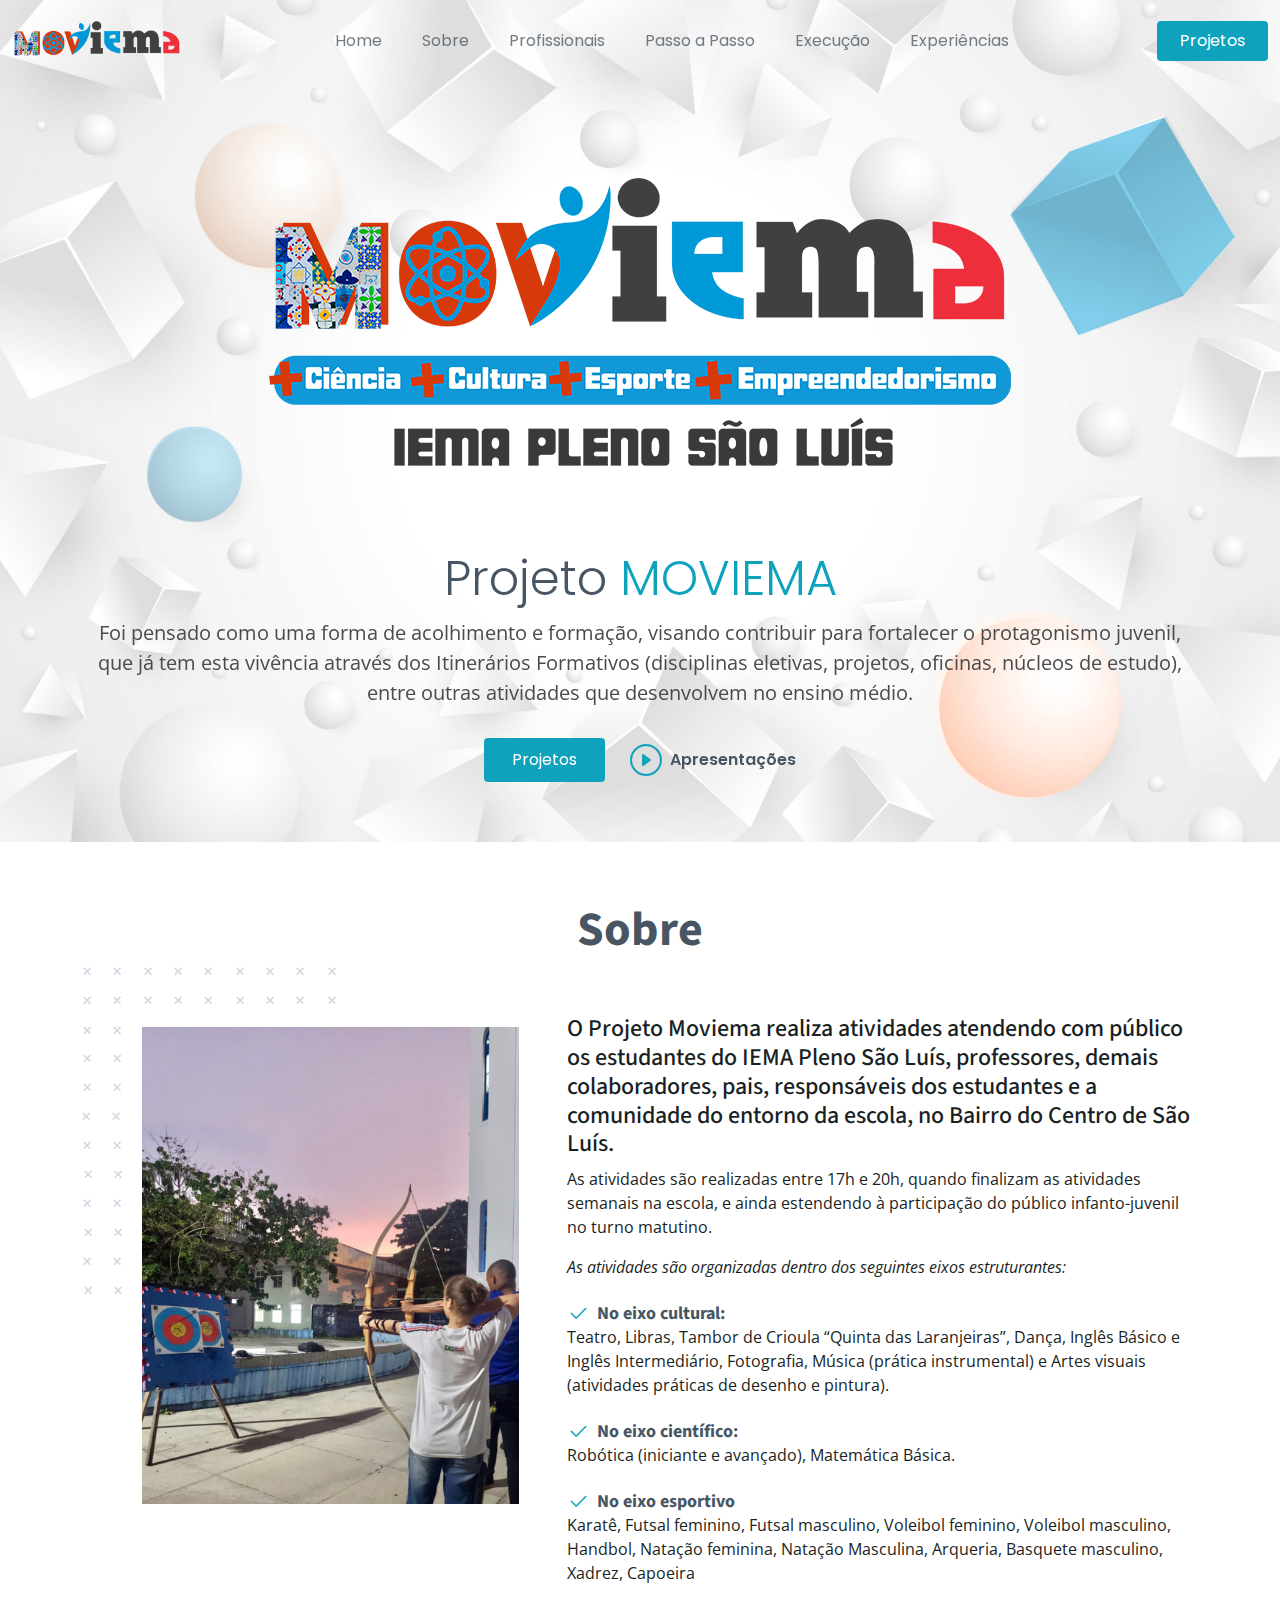
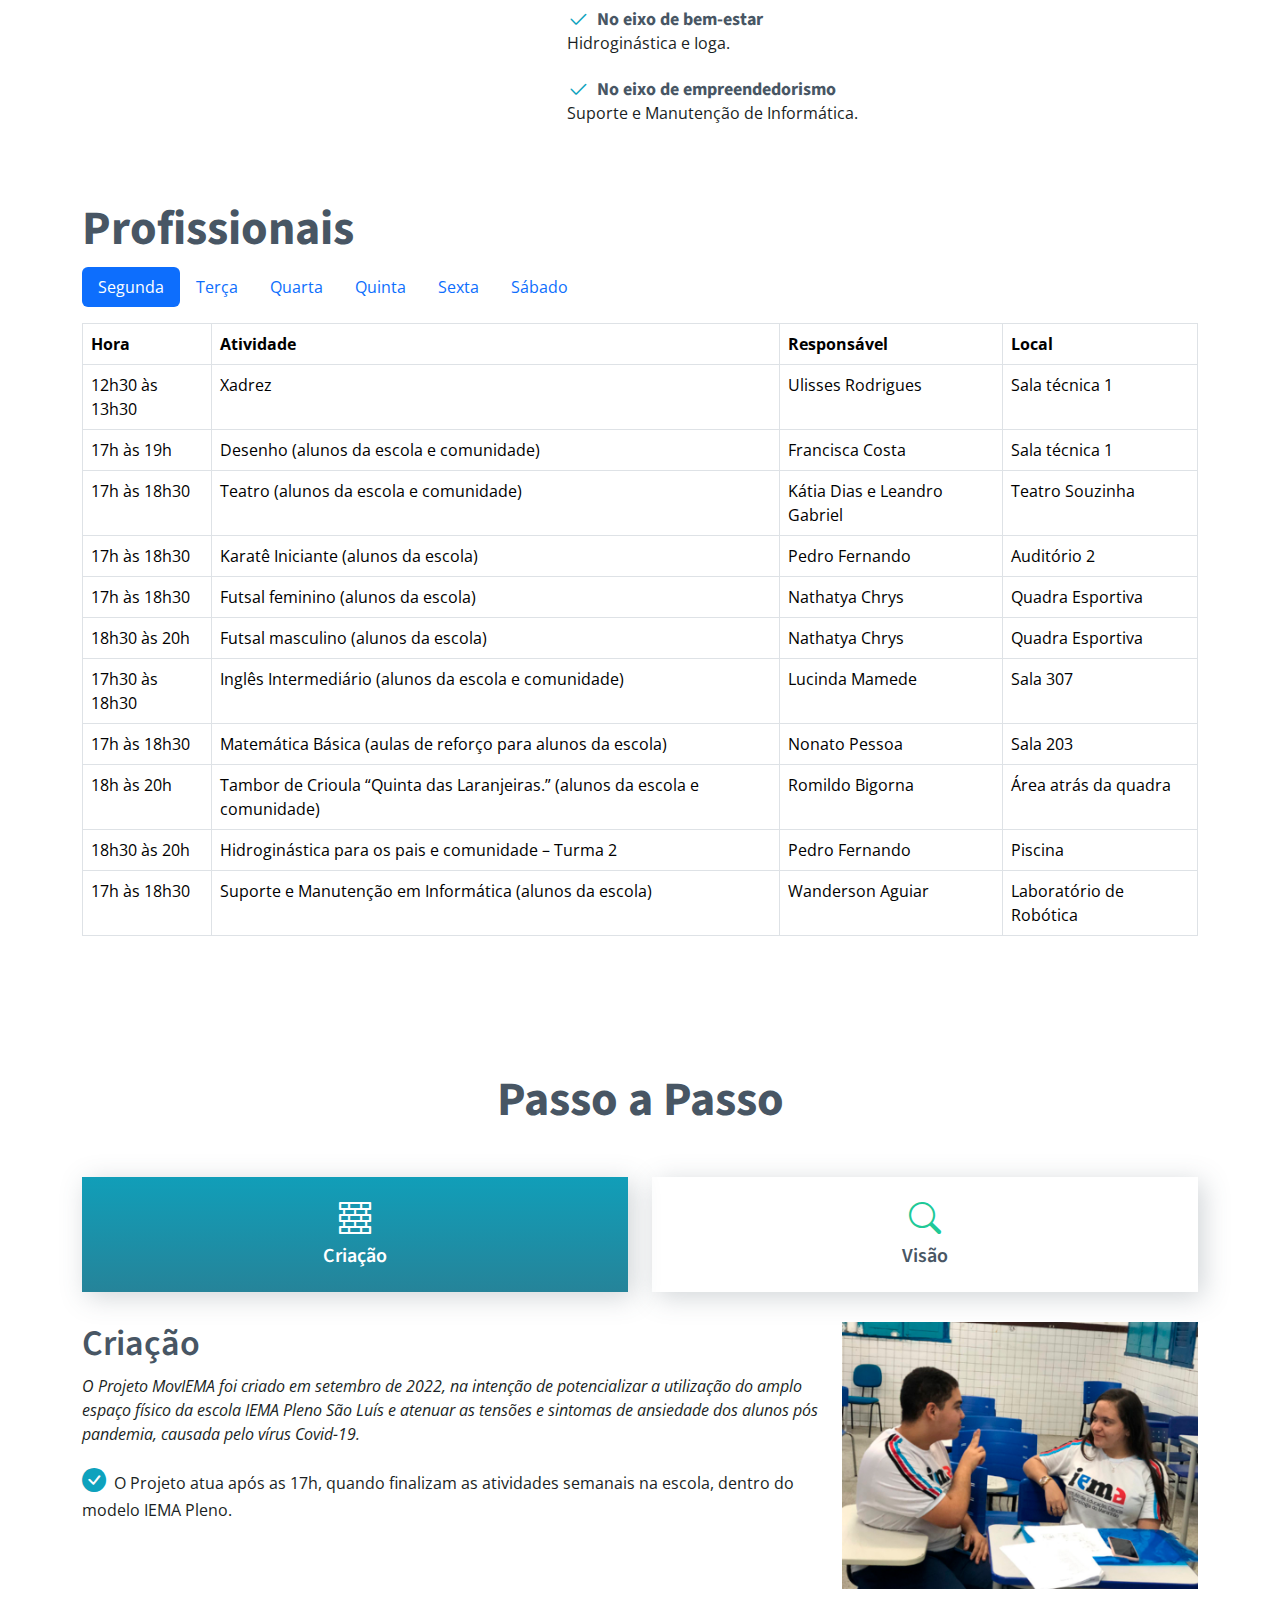
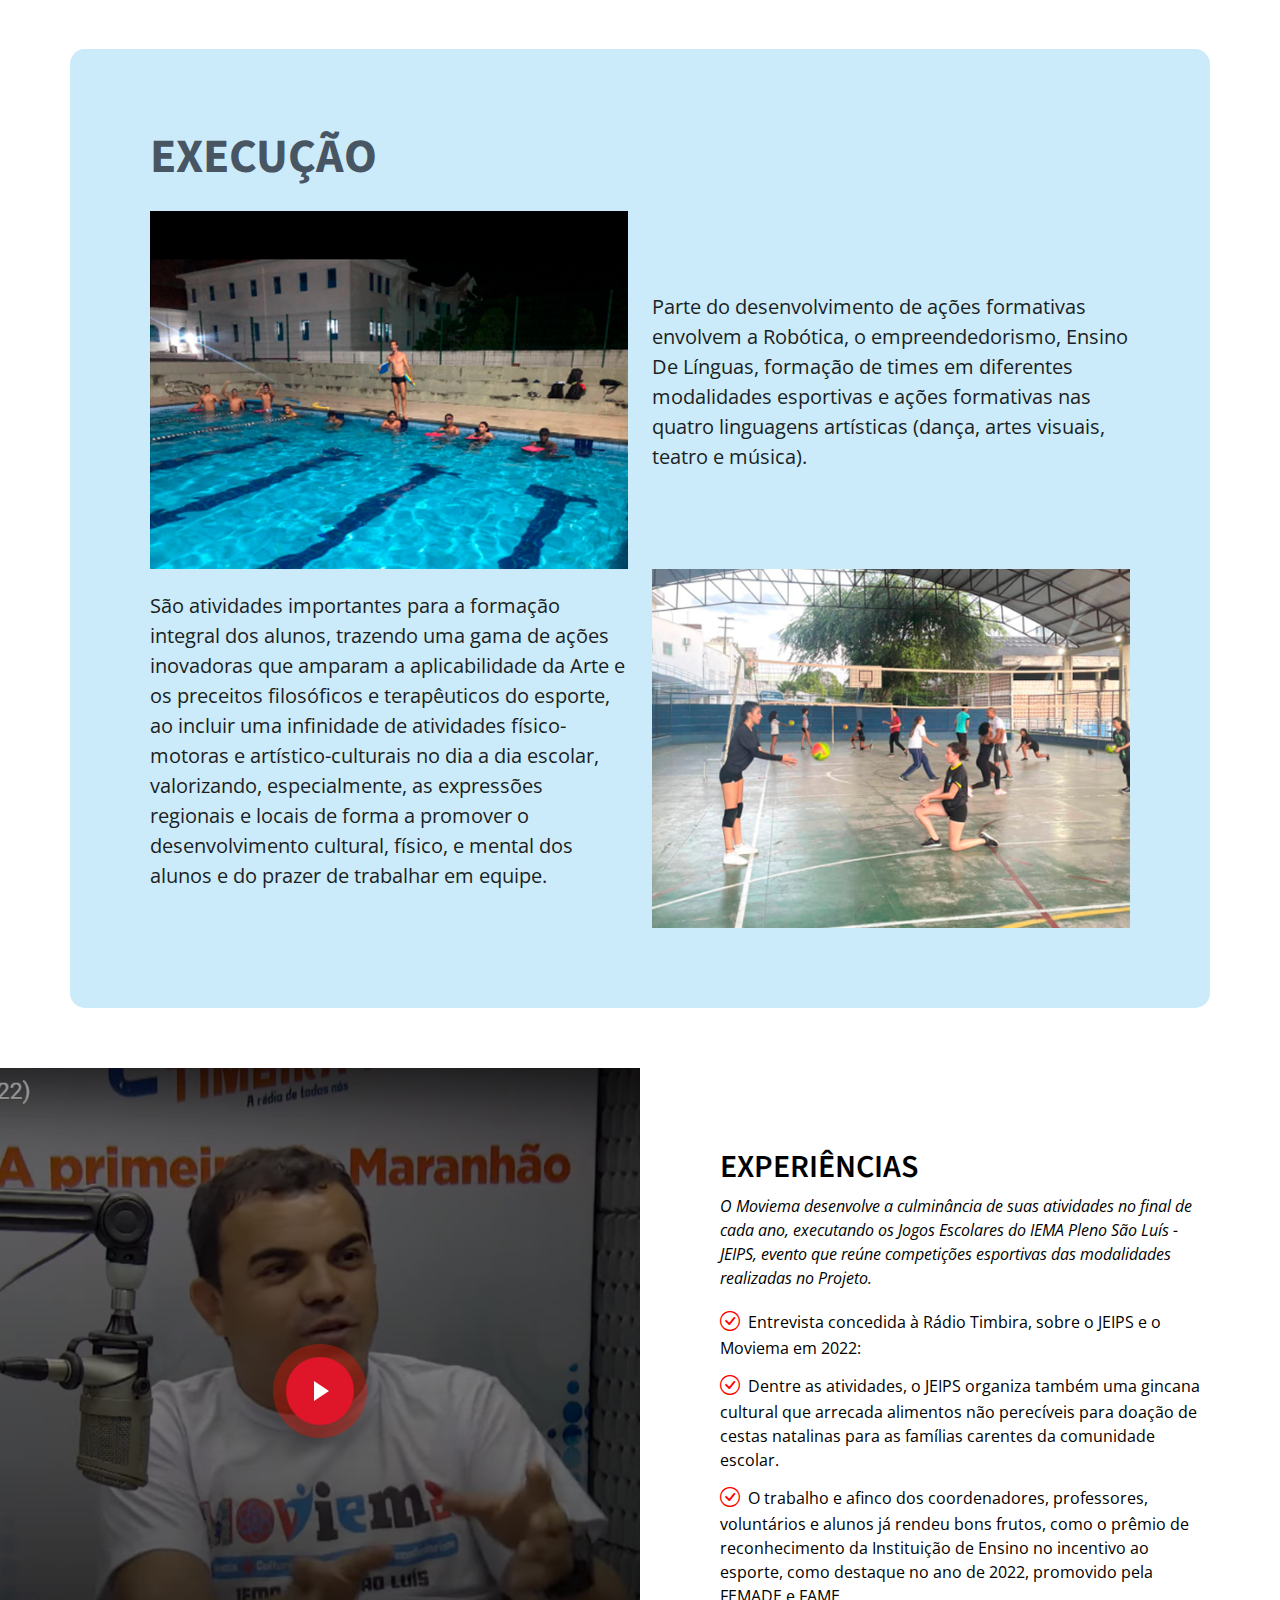
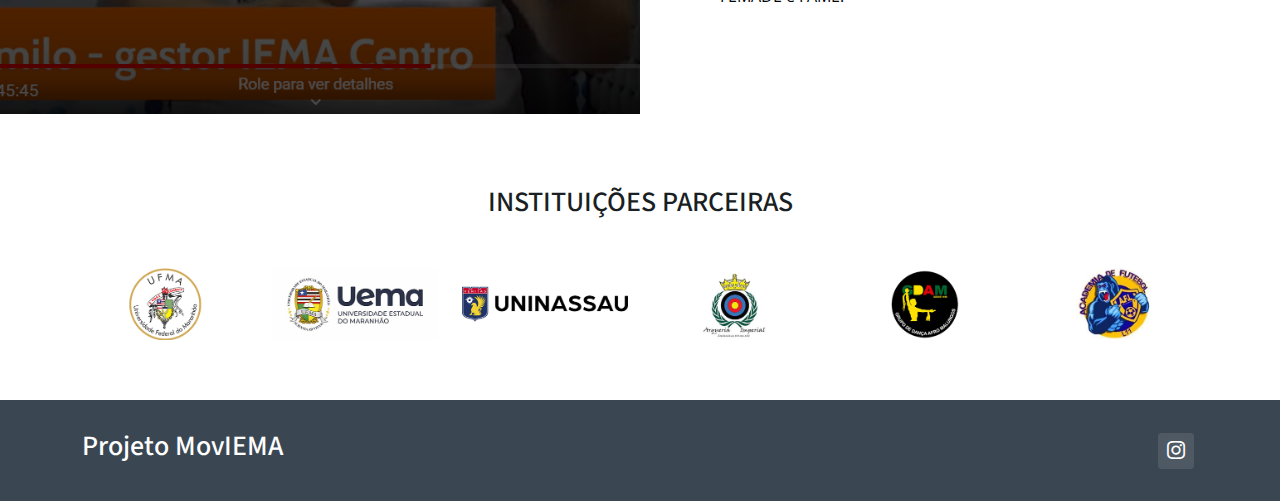
<file: index.html>
<!DOCTYPE html>
<html lang="en">

<head>
  <meta charset="utf-8">
  <meta content="width=device-width, initial-scale=1.0" name="viewport">

  <title>MOVIEMA</title>
  <meta content="" name="description">
  <meta content="" name="keywords">

  <!-- Favicons -->
  <link href="assets/img/favicon.png" rel="icon">
  <link href="assets/img/apple-touch-icon.png" rel="apple-touch-icon">

  <!-- Google Fonts -->
  <link rel="preconnect" href="https://fonts.googleapis.com">
  <link rel="preconnect" href="https://fonts.gstatic.com" crossorigin>
  <link href="https://fonts.googleapis.com/css2?family=Open+Sans:ital,wght@0,300;0,400;0,500;0,600;0,700;1,300;1,400;1,500;1,600;1,700&family=Poppins:ital,wght@0,300;0,400;0,500;0,600;0,700;1,300;1,400;1,500;1,600;1,700&family=Source+Sans+Pro:ital,wght@0,300;0,400;0,600;0,700;1,300;1,400;1,600;1,700&display=swap" rel="stylesheet">

  <!-- Vendor CSS Files -->
  <link href="assets/vendor/bootstrap/css/bootstrap.min.css" rel="stylesheet">
  <link href="assets/vendor/bootstrap-icons/bootstrap-icons.css" rel="stylesheet">
  <link href="assets/vendor/aos/aos.css" rel="stylesheet">
  <link href="assets/vendor/glightbox/css/glightbox.min.css" rel="stylesheet">
  <link href="assets/vendor/swiper/swiper-bundle.min.css" rel="stylesheet">

  <!-- Variables CSS Files. Uncomment your preferred color scheme -->
  <link href="assets/css/variables.css" rel="stylesheet">
  

  <!-- Template Main CSS File -->
  <link href="assets/css/main.css" rel="stylesheet">


</head>

<body>

  <!-- ======= Header ======= -->
  <header id="header" class="header fixed-top" data-scrollto-offset="0">
    <div class="container-fluid d-flex align-items-center justify-content-between">

      <a href="index.html" class="logo d-flex align-items-center scrollto me-auto me-lg-0">
        <!-- Uncomment the line below if you also wish to use an image logo -->
        <!-- <img src="assets/img/logo.png" alt=""> -->
        <h1><img src="assets/img/hero/logo_moviema_nav.png" alt=""></h1>
      </a>

      <nav id="navbar" class="navbar">
        <ul>

          <li><a class="nav-link scrollto" href="#">Home</a></li>
          <li><a class="nav-link scrollto" href="index.html#about">Sobre</a></li>
          <li><a class="nav-link scrollto" href="index.html#cta">Profissionais</a></li>
          <li><a class="nav-link scrollto" href="index.html#passo">Passo a Passo</a></li>
          <li><a class="nav-link scrollto" href="index.html#execucao">Execução</a></li>
          <li><a class="nav-link scrollto" href="index.html#experiencias">Experiências</a></li>
        </ul>
        <i class="bi bi-list mobile-nav-toggle d-none"></i>
      </nav><!-- .navbar -->

      <a class="btn-getstarted scrollto" href="projetos.html">Projetos</a>

    </div>
  </header><!-- End Header -->

  <section id="hero-animated" class="hero-animated d-flex align-items-center fundo">
    <div class="container d-flex flex-column justify-content-center align-items-center text-center position-relative" data-aos="zoom-out">
      <img src="assets/img/hero/logo_moviema_hero.png" class="img-fluid animated">
      <h2>Projeto <span>MOVIEMA</span></h2>
      <p>Foi pensado como uma forma de acolhimento e formação, visando contribuir para fortalecer o protagonismo juvenil, que já tem esta vivência através dos Itinerários Formativos (disciplinas eletivas, projetos, oficinas, núcleos de estudo), entre outras atividades que desenvolvem no ensino médio.</p>
      <div class="d-flex">
        <a href="projetos.html" class="btn-get-started scrollto">Projetos</a>
        <a href="https://youtu.be/rtllCba8SVg" class="glightbox btn-watch-video d-flex align-items-center"><i class="bi bi-play-circle"></i><span>Apresentações</span></a>
      </div>
    </div>
  </section>

  

  <main id="main">

    <!-- ======= SOBRE Section ======= -->
    <section id="about" class="about">
      <div class="container">

        <div class="section-header" style="padding-bottom: 0;">
          <h3 class="sobre">Sobre</h3>
        </div>


        <div class="row g-4 g-lg-5">

          <div class="col-lg-5">
            <div class="about-img">
              <img src="assets/img/about.jpg" class="img-fluid" alt="">
            </div>
          </div>

          <div class="col-lg-7">
            <h4 class="pt-0 pt-lg-5">O Projeto Moviema realiza atividades atendendo com público os estudantes do IEMA Pleno São Luís, professores, demais colaboradores, pais, responsáveis dos estudantes e a comunidade do entorno da escola, no Bairro do Centro de São Luís. </h4>
            <p>As atividades são realizadas entre 17h e 20h, quando finalizam as atividades semanais na escola, e ainda estendendo à participação do público infanto-juvenil no turno matutino.</p>
            <p class="fst-italic">As atividades são organizadas dentro dos seguintes eixos estruturantes:</p>
            <!-- Tab Content -->
            <div class="tab-content">

              <div class="tab-pane fade show active" id="tab1">

        
                <div class="d-flex align-items-center mt-4">
                  <i class="bi bi-check2"></i>
                  <h4>No eixo cultural: </h4>
                </div>
                <p>Teatro, Libras, Tambor de Crioula “Quinta das Laranjeiras”, Dança, Inglês Básico e Inglês Intermediário, Fotografia, Música (prática instrumental) e Artes visuais (atividades práticas de desenho e pintura).</p>

                <div class="d-flex align-items-center mt-4">
                  <i class="bi bi-check2"></i>
                  <h4>No eixo científico:</h4>
                </div>
                <p>Robótica (iniciante e avançado), Matemática Básica.</p>
              
                <div class="d-flex align-items-center mt-4">
                  <i class="bi bi-check2"></i>
                  <h4>No eixo esportivo</h4>
                </div>
                <p>Karatê, Futsal feminino, Futsal masculino, Voleibol feminino, Voleibol masculino, Handbol, Natação feminina, Natação Masculina, Arqueria, Basquete masculino, Xadrez, Capoeira</p>

                <div class="d-flex align-items-center mt-4">
                  <i class="bi bi-check2"></i>
                  <h4>No eixo de bem-estar</h4>
                </div>
                <p>Hidroginástica e Ioga.</p>

                <div class="d-flex align-items-center mt-4">
                  <i class="bi bi-check2"></i>
                  <h4>No eixo de empreendedorismo</h4>
                </div>
                <p>Suporte e Manutenção de Informática.</p>

               
             
              </div><!-- End Tab 1 Content -->

              <div class="tab-pane fade show" id="tab2">

                <p class="fst-italic">Consequuntur inventore voluptates consequatur aut vel et. Eos doloribus expedita. Sapiente atque consequatur minima nihil quae aspernatur quo suscipit voluptatem.</p>

                <div class="d-flex align-items-center mt-4">
                  <i class="bi bi-check2"></i>
                  <h4>Repudiandae rerum velit modi et officia quasi facilis</h4>
                </div>
                <p>Laborum omnis voluptates voluptas qui sit aliquam blanditiis. Sapiente minima commodi dolorum non eveniet magni quaerat nemo et.</p>

                <div class="d-flex align-items-center mt-4">
                  <i class="bi bi-check2"></i>
                  <h4>Incidunt non veritatis illum ea ut nisi</h4>
                </div>
                <p>Non quod totam minus repellendus autem sint velit. Rerum debitis facere soluta tenetur. Iure molestiae assumenda sunt qui inventore eligendi voluptates nisi at. Dolorem quo tempora. Quia et perferendis.</p>

                <div class="d-flex align-items-center mt-4">
                  <i class="bi bi-check2"></i>
                  <h4>Omnis ab quia nemo dignissimos rem eum quos..</h4>
                </div>
                <p>Eius alias aut cupiditate. Dolor voluptates animi ut blanditiis quos nam. Magnam officia aut ut alias quo explicabo ullam esse. Sunt magnam et dolorem eaque magnam odit enim quaerat. Vero error error voluptatem eum.</p>

              </div><!-- End Tab 2 Content -->

              <div class="tab-pane fade show" id="tab3">

                <p class="fst-italic">Consequuntur inventore voluptates consequatur aut vel et. Eos doloribus expedita. Sapiente atque consequatur minima nihil quae aspernatur quo suscipit voluptatem.</p>

                <div class="d-flex align-items-center mt-4">
                  <i class="bi bi-check2"></i>
                  <h4>Repudiandae rerum velit modi et officia quasi facilis</h4>
                </div>
                <p>Laborum omnis voluptates voluptas qui sit aliquam blanditiis. Sapiente minima commodi dolorum non eveniet magni quaerat nemo et.</p>

                <div class="d-flex align-items-center mt-4">
                  <i class="bi bi-check2"></i>
                  <h4>Incidunt non veritatis illum ea ut nisi</h4>
                </div>
                <p>Non quod totam minus repellendus autem sint velit. Rerum debitis facere soluta tenetur. Iure molestiae assumenda sunt qui inventore eligendi voluptates nisi at. Dolorem quo tempora. Quia et perferendis.</p>

                <div class="d-flex align-items-center mt-4">
                  <i class="bi bi-check2"></i>
                  <h4>Omnis ab quia nemo dignissimos rem eum quos..</h4>
                </div>
                <p>Eius alias aut cupiditate. Dolor voluptates animi ut blanditiis quos nam. Magnam officia aut ut alias quo explicabo ullam esse. Sunt magnam et dolorem eaque magnam odit enim quaerat. Vero error error voluptatem eum.</p>

              </div><!-- End Tab 3 Content -->

            </div>

          </div>

        </div>

      </div>
    
    
    </section>
    <!-- End SOBRE Section -->

    <!-- ======= Profissionais Section ======= -->
    <section id="cta" class="cta">
      <div class="container-lg">


        <div class="col-lg-8 col-md-6 content d-flex flex-column justify-content-center order-last order-md-first">
          <h3>Profissionais</h3>
        </div>

        <div class="col-lg-12">
                <!-- Tabs -->
          <ul class="nav nav-pills mb-3">
            <li><a class="nav-link active" data-bs-toggle="pill" href="#prof1">Segunda</a></li>
            <li><a class="nav-link" data-bs-toggle="pill" href="#prof2">Terça</a></li>
            <li><a class="nav-link" data-bs-toggle="pill" href="#prof3">Quarta</a></li>
            <li><a class="nav-link" data-bs-toggle="pill" href="#prof4">Quinta</a></li>
            <li><a class="nav-link" data-bs-toggle="pill" href="#prof5">Sexta</a></li>
            <li><a class="nav-link" data-bs-toggle="pill" href="#prof6">Sábado</a></li>
          </ul><!-- End Tabs -->

          <!-- Tab Content -->
          <div class="tab-content">

            <!-- Tab 1 Content -->
            <div class="tab-pane fade show active" id="prof1">

              <div class="table-responsive">
                <table class="table table-bordered table-hover">
                  <thead class="bg-light">
                    <tr>
                      <th scope="col">Hora</th>
                      <th scope="col">Atividade</th>
                      <th scope="col">Responsável</th>
                      <th scope="col">Local</th>
                    </tr>
                  </thead>
                  <tbody>
                    <tr>
                      <td>12h30 às 13h30</td>
                      <td>Xadrez</td>
                      <td>Ulisses Rodrigues</td>
                      <td>Sala técnica 1</td>
                    </tr>
                    <tr>
                      <td>17h às 19h</td>
                      <td>Desenho (alunos da escola e comunidade)</td>
                      <td>Francisca Costa</td>
                      <td>Sala técnica 1</td>
                    </tr>
                    <tr>
                      <td>17h às 18h30</td>
                      <td>Teatro (alunos da escola e comunidade)</td>
                      <td>Kátia Dias e Leandro Gabriel</td>
                      <td>Teatro Souzinha</td>
                    </tr>
                    <tr>
                      <td>17h às 18h30</td>
                      <td>Karatê Iniciante (alunos da escola)</td>
                      <td>Pedro Fernando</td>
                      <td>Auditório 2</td>
                    </tr>
                    <tr>
                      <td>17h às 18h30</td>
                      <td>Futsal feminino (alunos da escola)</td>
                      <td>Nathatya Chrys</td>
                      <td>Quadra Esportiva</td>
                    </tr>
                    <tr>
                      <td>18h30 às 20h</td>
                      <td>Futsal masculino (alunos da escola)</td>
                      <td>Nathatya Chrys</td>
                      <td>Quadra Esportiva</td>
                    </tr>
                    <tr>
                      <td>17h30 às 18h30</td>
                      <td>Inglês Intermediário (alunos da escola e comunidade)</td>
                      <td>Lucinda Mamede</td>
                      <td>Sala 307</td>
                    </tr>
                    <tr>
                      <td>17h às 18h30</td>
                      <td>Matemática Básica (aulas de reforço para alunos da escola)</td>
                      <td>Nonato Pessoa</td>
                      <td>Sala 203</td>
                    </tr>
                    <tr>
                      <td>18h às 20h</td>
                      <td>Tambor de Crioula “Quinta das Laranjeiras.” (alunos da escola e comunidade)</td>
                      <td>Romildo Bigorna</td>
                      <td>Área atrás da quadra</td>
                    </tr>
                    <tr>
                      <td>18h30 às 20h</td>
                      <td>Hidroginástica para os pais e comunidade – Turma 2</td>
                      <td>Pedro Fernando</td>
                      <td>Piscina</td>
                    </tr>
                    <tr>
                      <td>17h às 18h30</td>
                      <td>Suporte e Manutenção em Informática (alunos da escola)</td>
                      <td>Wanderson Aguiar</td>
                      <td>Laboratório de Robótica</td>
                    </tr>
                  </tbody>
                </table>
            </div>






            </div>
            <!-- End Tab 1 Content -->

             <!-- Tab 2 Content -->
            <div class="tab-pane fade show" id="prof2">

              <div class="table-responsive">
                <table class="table table-bordered table-hover">
                <thead class="bg-light">
                  <tr>
                    <th scope="col">Hora</th>
                    <th scope="col">Atividade</th>
                    <th scope="col">Responsável</th>
                    <th scope="col">Local</th>
                  </tr>
                </thead>
                <tbody>
                  <tr>
                    <td>17h30 às 19h</td>
                    <td>Robótica (alunos da escola)</td>
                    <td>Wanderson Aguiar</td>
                    <td>Laboratório de Robótica</td>
                  </tr>
                  <tr>
                    <td>17h às 18h30</td>
                    <td>Voleibol feminino (alunos da escola)</td>
                    <td>Paulo Aguiar</td>
                    <td>Quadra Esportiva</td>
                  </tr>
                  <tr>
                    <td>18h30 às 20h</td>
                    <td>Voleibol masculino (alunos da escola)</td>
                    <td>Paulo Aguiar</td>
                    <td>Quadra Esportiva</td>
                  </tr>
                  <tr>
                    <td>17h às 18h30</td>
                    <td>Natação feminina (alunos da escola)</td>
                    <td>Leonardo</td>
                    <td>Piscina</td>
                  </tr>
                  <tr>
                    <td>18h30 às 20h</td>
                    <td>Natação Masculina (alunos da escola)</td>
                    <td>Leonardo</td>
                    <td>Piscina</td>
                  </tr>
                  <tr>
                    <td>17h às 18h30</td>
                    <td>Dança (ritmos e coreografias) (alunos da escola)</td>
                    <td>Cristiano Rubi e Izaura Maira</td>
                    <td>Sala de dança</td>
                  </tr>
                  <tr>
                    <td>8h30 às 10h</td>
                    <td>Karatê (comunidade, público externo)</td>
                    <td>Pedro Fernando</td>
                    <td>Sala de Dança</td>
                  </tr>
                  <tr>
                    <td>17h às 18h30</td>
                    <td>Arqueria (alunos da escola)</td>
                    <td>Davi Coutinho</td>
                    <td>Campo de Futebol</td>
                  </tr>
                  <tr>
                    <td>18h30 às 20h</td>
                    <td>Arqueria (alunos da escola)</td>
                    <td>Davi Coutinho</td>
                    <td>Campo de Futebol</td>
                  </tr>
                </tbody>
              </table>
              </div>

            </div>
            <!-- End Tab 2 Content -->

            <!-- Tab 3 Content -->
            <div class="tab-pane fade show" id="prof3">

              <div class="table-responsive">
              <table class="table table-bordered table-hover">
                <thead class="bg-light">
                  <tr>
                    <th scope="col">Hora</th>
                    <th scope="col">Atividade</th>
                    <th scope="col">Responsável</th>
                    <th scope="col">Local</th>
                  </tr>
                </thead>
                <tbody>
                  <tr>
                    <td>12h30 às 13h30</td>
                    <td>Xadrez (alunos da escola)</td>
                    <td>Ulisses Rodrigues</td>
                    <td>Sala técnica 1</td>
                  </tr>
                  <tr>
                    <td>17h às 18h30</td>
                    <td>Teatro (alunos da escola e comunidade)</td>
                    <td>Kátia Dias e Leandro Gabriel</td>
                    <td>Teatro Souzinha</td>
                  </tr>
                  <tr>
                    <td>17h às 18h30</td>
                    <td>Karatê Iniciante (alunos da escola)</td>
                    <td>Pedro Fernando</td>
                    <td>Auditório 2</td>
                  </tr>
                  <tr>
                    <td>17h às 18h</td>
                    <td>Futsal feminino (alunos da escola)</td>
                    <td>Nathatya Chrys</td>
                    <td>Quadra Esportiva</td>
                  </tr>
                  <tr>
                    <td>18h às 19h</td>
                    <td>Futsal masculino (alunos da escola)</td>
                    <td>Nathatya Chrys</td>
                    <td>Quadra Esportiva</td>
                  </tr>
                  <tr>
                    <td>17h às 18h30</td>
                    <td>Dança (ritmos e coreografias) com os pais e comunidade</td>
                    <td>Cristiano Rubi e Izaura Maira</td>
                    <td>Sala de dança</td>
                  </tr>
                  <tr>
                    <td>16h30 às 17h30</td>
                    <td>Natação (Iniciantes) – Servidores, pais e comunidade</td>
                    <td>Leonardo</td>
                    <td>Piscina</td>
                  </tr>
                  <tr>
                    <td>17h30 às 18h30</td>
                    <td>Natação (treinos) – Servidores, pais e comunidade</td>
                    <td>Leonardo</td>
                    <td>Piscina</td>
                  </tr>
                  <tr>
                    <td>18h30 às 20h</td>
                    <td>Hidroginástica para os pais e comunidade – Turma 1</td>
                    <td>Pedro Fernando</td>
                    <td>Piscina</td>
                  </tr>
                  <tr>
                    <td>17h20 às 19h30</td>
                    <td>Música (alunos da escola e comunidade)</td>
                    <td>Romildo Bigorna</td>
                    <td>Sala de Capoeira, prédio de trás do pátio interno</td>
                  </tr>
                  <tr>
                    <td>17h30 às 18h30</td>
                    <td>Inglês Intermediário (alunos da escola e comunidade)</td>
                    <td>Lucinda Mamede</td>
                    <td>Sala 307</td>
                  </tr>
                  <tr>
                    <td>17h30 às 18h30</td>
                    <td>Inglês Básico (alunos da escola e comunidade)</td>
                    <td>Antônia Rocha</td>
                    <td>Sala 205</td>
                  </tr>
                  <tr>
                    <td>17h30 às 18h30</td>
                    <td>Libras (alunos e comunidade)</td>
                    <td>Luanne Costa</td>
                    <td>Sala 203</td>
                  </tr>
                </tbody>
              </table>
              </div>

            </div><!-- End Tab 3 Content -->

            <!-- Tab 4 Content -->
            <div class="tab-pane fade show" id="prof4">

              <div class="table-responsive">
                <table class="table table-bordered table-hover">
                  <thead class="bg-light">
                    <tr>
                      <th scope="col">Hora</th>
                      <th scope="col">Atividade</th>
                      <th scope="col">Responsável</th>
                      <th scope="col">Local</th>
                    </tr>
                  </thead>
                  <tbody>
                    <tr>
                      <td>17h30 às 19h</td>
                      <td>Robótica (alunos da escola)</td>
                      <td>Wanderson Aguiar</td>
                      <td>Laboratório de Robótica</td>
                    </tr>
                    <tr>
                      <td>8h30 às 10h</td>
                      <td>Karatê (comunidade, público externo)</td>
                      <td>Pedro Fernando</td>
                      <td>Sala de Dança</td>
                    </tr>
                    <tr>
                      <td>9h às 10h30</td>
                      <td>Capoeira (comunidade, público externo)</td>
                      <td>Michel Lopes</td>
                      <td>Sala de Capoeira, prédio de trás do pátio interno</td>
                    </tr>
                    <tr>
                      <td>17h às 19h</td>
                      <td>Capoeira (alunos da escola)</td>
                      <td>Michel Lopes</td>
                      <td>Sala de Capoeira, prédio de trás do pátio interno</td>
                    </tr>
                    <tr>
                      <td>17h às 18h30</td>
                      <td>Voleibol feminino (alunos da escola)</td>
                      <td>Paulo Rogério</td>
                      <td>Quadra Esportiva</td>
                    </tr>
                    <tr>
                      <td>18h30 às 20h</td>
                      <td>Basquete masculino (alunos da escola)</td>
                      <td>Paulo Rogério</td>
                      <td>Quadra Esportiva</td>
                    </tr>
                    <tr>
                      <td>17h às 18h30</td>
                      <td>Natação feminina (alunos da escola)</td>
                      <td>Leonardo</td>
                      <td>Piscina</td>
                    </tr>
                    <tr>
                      <td>18h30 às 20h</td>
                      <td>Natação Masculina (alunos da escola)</td>
                      <td>Leonardo</td>
                      <td>Piscina</td>
                    </tr>
                    <tr>
                      <td>17h às 18h30</td>
                      <td>Dança (ritmos e coreografias)</td>
                      <td>Cristiano Rubi e Izaura Maira</td>
                      <td>Sala de dança</td>
                    </tr>
                    <tr>
                      <td>17h às 18h30</td>
                      <td>Arqueria (alunos da escola)</td>
                      <td>Davi Coutinho</td>
                      <td>Campo de Futebol</td>
                    </tr>
                    <tr>
                      <td>18h30 às 20h</td>
                      <td>Arqueria (alunos da escola)</td>
                      <td>Davi Coutinho</td>
                      <td>Campo de Futebol</td>
                    </tr>
                    <tr>
                      <td>18h às 19h</td>
                      <td>Ioga (pais e comunidade)</td>
                      <td>Kátia Dias</td>
                      <td>Auditório 2</td>
                    </tr>
                    <tr>
                      <td>17h20 às 19h30</td>
                      <td>Música (alunos da escola e comunidade)</td>
                      <td>Romildo Bigorna</td>
                      <td>Sala de Serviços Jurídicos</td>
                    </tr>
                    <tr>
                      <td>17h30 às 18h30</td>
                      <td>Libras (alunos e comunidade)</td>
                      <td>Luanne Costa</td>
                      <td>Sala 203</td>
                    </tr>
                  </tbody>
                </table>
              </div>

            </div><!-- End Tab 4 Content -->

            <!-- Tab 5 Content -->
            <div class="tab-pane fade show" id="prof5">

              <div class="table-responsive">
              <table class="table table-bordered table-hover">
                <thead class="bg-light">
                  <tr>
                    <th scope="col">Hora</th>
                    <th scope="col">Atividade</th>
                    <th scope="col">Responsável</th>
                    <th scope="col">Local</th>
                  </tr>
                </thead>
                <tbody>
                  <tr>
                    <td>17h às 18h30</td>
                    <td>Handbol Feminino (alunos da escola)</td>
                    <td>Mateus Cantanhede da Fac Estácio</td>
                    <td>Quadra</td>
                  </tr>
                  <tr>
                    <td>18h30 às 20h</td>
                    <td>Handbol Masculino (alunos da escola)</td>
                    <td>Mateus Cantanhede da Fac Estácio</td>
                    <td>Quadra</td>
                  </tr>
                  <tr>
                    <td>18h às 19h30</td>
                    <td>Hidroginástica para os pais e comunidade – Turma 2</td>
                    <td>Pedro Fernando</td>
                    <td>Piscina</td>
                  </tr>
                  <tr>
                    <td>17h30 às 18h30</td>
                    <td>Libras (alunos e comunidade)</td>
                    <td>Luanne Costa</td>
                    <td>Sala 203</td>
                  </tr>
                  <tr>
                    <td>17h30 às 18h30</td>
                    <td>Inglês Básico (alunos da escola e comunidade)</td>
                    <td>Antônia Rocha</td>
                    <td>Sala 205</td>
                  </tr>
                </tbody>
              </table>
              </div>
            </div><!-- End Tab 5 Content -->

            <!--  Tab 6 Content -->
            <div class="tab-pane fade show" id="prof6">
              <div class="table-responsive">
              <table class="table table-bordered table-hover">
                <thead class="bg-light">
                  <tr>
                    <th scope="col">Hora</th>
                    <th scope="col">Atividade</th>
                    <th scope="col">Responsável</th>
                    <th scope="col">Local</th>
                  </tr>
                </thead>
                <tbody>
                  <tr>
                    <td>08h às 12h</td>
                    <td>Liga Universitária de Robótica (alunos egressos)</td>
                    <td>Wanderson Aguiar</td>
                    <td>Laboratório de Robótica</td>
                  </tr>
                  <tr>
                    <td>13h às 15h30</td>
                    <td>Introdução à Programação e Robótica (para alunos do E. Fundamental II)</td>
                    <td>Wanderson Aguiar</td>
                    <td>Laboratório de Robótica</td>
                  </tr>
                </tbody>
              </table>
              </div>
            </div>
            <!-- End Tab 6 Content -->


           
          </div>

        </div>



















      </div>
    </section>
    <!-- End Profissionais Section -->

    <!-- ======= Passo a Passo Section ======= -->
    <section id="passo" class="features">
      <div class="container">

        <div class="section-header">
          <h3 class="sobre">Passo a Passo</h3>
        </div>

        <ul class="nav nav-tabs row gy-6 d-flex">

          <li class="nav-item col-6 col-md-6 col-lg-6" style="text-align: center;">
            <a class="nav-link active show" data-bs-toggle="tab" data-bs-target="#tab-1">
              <i class="bi bi-bricks color-cyan"></i>
              <h4>Criação</h4>
            </a>
          </li><!-- End Tab 1 Nav -->

          <li class="nav-item col-6 col-md-6 col-lg-6" style="text-align: center;">
            <a class="nav-link" data-bs-toggle="tab" data-bs-target="#tab-2">
              <i class="bi bi-search color-teal"></i>
              <h4>Visão</h4>
            </a>
          </li><!-- End Tab 3 Nav -->

        



        </ul>

        <div class="tab-content">

          <div class="tab-pane active show" id="tab-1">
            <div class="row gy-4">
              <div class="col-lg-8 order-2 order-lg-1">
                <h3>Criação</h3>
                <p class="fst-italic">
                  O Projeto MovIEMA foi criado em setembro de 2022, na intenção de potencializar a utilização do amplo espaço físico da escola IEMA Pleno São Luís e atenuar as tensões e sintomas de ansiedade dos alunos pós pandemia, causada pelo vírus Covid-19.
                </p>
                <ul>
                  <li><i class="bi bi-check-circle-fill"></i> O Projeto atua após as 17h, quando finalizam as atividades semanais na escola, dentro do modelo IEMA Pleno.</li>
                </ul>
              </div>
              <div class="col-lg-4 order-1 order-lg-2 text-center">
                <img src="assets/img/2.jpg" alt="" class="img-fluid">
              </div>
            </div>
          </div><!-- End Tab Content 1 -->

          <div class="tab-pane" id="tab-2">
            <div class="row gy-4">
              <div class="col-lg-8 order-2 order-lg-1">
                <h3>Visão</h3>
                <p>
                  O Projeto visa contribuir para fortalecer o protagonismo juvenil, que já tem esta vivência nos Itinerários Formativos (disciplinas eletivas, projeto de Vida, Base Técnica, clubes, núcleos de estudo), entre outras atividades, que os estudantes poderão escolher no Ensino Médio.  
                </p>
              </div>
              <div class="col-lg-4 order-1 order-lg-2 text-center">
                <img src="assets/img/1.jpg" alt="" class="img-fluid">
              </div>
            </div>
          </div><!-- End Tab Content 2 -->



        </div>

      </div>
    </section>
    <!-- End Passo a Passo Section -->

    <!-- ======= EXECUSSÃO Section ======= -->
    <section id="execucao" class="cta">
        <div class="container">
  
          <div class="row g-5">
  
            <div class="col-lg-8 col-md-6 content d-flex flex-column justify-content-center order-last order-md-first mb-3">
              <h3>EXECUÇÃO</h3>
            </div>
          </div>

            <div class="row">
              <div class="col-md-6 d-flex align-items-center">
                <img src="assets/img/exec01.jpg" class="img-fluid" alt="Imagem 1">
              </div>
              <div class="col-md-6 d-flex align-items-center">
                <p class="fs-5">Parte do desenvolvimento de ações formativas envolvem a Robótica, o empreendedorismo, Ensino De Línguas, formação de times em diferentes modalidades esportivas e ações formativas nas quatro linguagens artísticas (dança, artes visuais, teatro e música).</p>
              </div>
            </div>
            <div class="row">
              <div class="col-md-6 order-md-first d-flex align-items-center">
                <p class="fs-5">São atividades importantes para a formação integral dos alunos, trazendo uma gama de ações inovadoras que amparam a aplicabilidade da Arte e os preceitos filosóficos e terapêuticos do esporte, ao incluir uma infinidade de atividades físico-motoras e artístico-culturais no dia a dia escolar, valorizando, especialmente, as expressões regionais e locais de forma a promover o desenvolvimento cultural, físico, e mental dos alunos e do prazer de trabalhar em equipe.</p>
              </div>
              <div class="col-md-6 d-flex align-items-center">
                <img src="assets/img/exec02.jpg" class="img-fluid" alt="Imagem 2">
              </div>
            </div>
  
       
  
        </div>
    </section>
    <!-- End EXECUSSÃO Section -->


    <!-- ======= EXPERIÊNCIAS Section ======= -->
    <section id="experiencias" class="onfocus">
      <div class="container-fluid p-0">

        <div class="row g-0">
          <div class="col-lg-6 video-play position-relative">
            <a href="https://youtu.be/ZfjyrBSQGm0" class="glightbox play-btn"></a>
          </div>
          <div class="col-lg-6">
            <div class="content d-flex flex-column justify-content-center h-100">
              <h3>EXPERIÊNCIAS</h3>
              <p class="fst-italic">
                O Moviema desenvolve a culminância de suas atividades no final de cada ano, executando os Jogos Escolares do IEMA Pleno São Luís - JEIPS, evento que reúne competições esportivas das modalidades realizadas no Projeto.
              </p>
              <ul>
                <li><i class="bi bi-check-circle"></i> Entrevista concedida à Rádio Timbira, sobre o JEIPS e o Moviema em 2022:</li>
                <li><i class="bi bi-check-circle"></i> Dentre as atividades, o JEIPS organiza também uma gincana cultural que arrecada alimentos não perecíveis para doação de cestas natalinas para as famílias carentes da comunidade escolar.</li>
                <li><i class="bi bi-check-circle"></i> O trabalho e afinco dos coordenadores, professores, voluntários e alunos já rendeu bons frutos, como o prêmio de reconhecimento da Instituição de Ensino no incentivo ao esporte, como destaque no ano de 2022, promovido pela FEMADE e FAME.</li>
              </ul>
             
            </div>
          </div>
        </div>

      </div>
    </section>
    <!-- End EXPERIÊNCIAS Section -->

    <!-- ======= Clients Section ======= -->
    <section id="clients" class="clients mt-5">
        <div class="container">
  
          <div class="section-header mt-4 mb-5" style="padding-bottom: 0;">
            <h3 class="">INSTITUIÇÕES PARCEIRAS</h3>
          </div>


          <!-- <div class="clients-slider swiper">
            <div class="swiper-wrapper align-items-center">
              <div class="swiper-slide"><img src="assets/img/parceiros/ufma.jpg" class="img-fluid" alt=""></div>
              <div class="swiper-slide"><img src="assets/img/parceiros/uema.jpg" class="img-fluid" alt=""></div>
              <div class="swiper-slide"><img src="assets/img/parceiros/uni.jpg" class="img-fluid" alt=""></div>
              <div class="swiper-slide"><img src="assets/img/parceiros/arqueria.jpg" class="img-fluid" alt=""></div>
              <div class="swiper-slide"><img src="assets/img/parceiros/gdam.jpg" class="img-fluid" alt=""></div>

          </div> -->

          <div class="row row-cols-1 row-cols-sm-2 row-cols-lg-6">
            <div class="col-6 col-sm-6 col-lg"> <!-- 5 colunas em dispositivos maiores, 2 colunas em dispositivos menores -->
              <img src="assets/img/parceiros/ufma.jpg" class="img-fluid square-img" alt="Imagem 1">
            </div>
            <div class="col-6 col-sm-6 col-lg">
              <img src="assets/img/parceiros/uema.jpg" class="img-fluid square-img" alt="Imagem 2">
            </div>
            <div class="col-6 col-sm-6 col-lg">
              <img src="assets/img/parceiros/uni.jpg" class="img-fluid square-img" alt="Imagem 3">
            </div>
            <div class="col-6 col-sm-6 col-lg">
              <img src="assets/img/parceiros/arqueria.jpg" class="img-fluid square-img" alt="Imagem 4">
            </div>
            <div class="col-6 col-sm-6 col-lg">
              <img src="assets/img/parceiros/gdam.jpg" class="img-fluid square-img" alt="Imagem 5">
            </div>
            <div class="col-6 col-sm-6 col-lg">
              <img src="assets/img/parceiros/academia_futebol.jpg" class="img-fluid square-img" alt="Imagem 5">
            </div>
          </div>

       
  
        </div>
    </section>
    <!-- End Clients Section -->


  </main><!-- End #main -->

  <!-- ======= Footer ======= -->
  <footer id="footer" class="footer">

    <div class="footer-legal text-center">
      <div class="container d-flex flex-column flex-lg-row justify-content-center justify-content-lg-between align-items-center">

      

        <div class="d-flex flex-column align-items-center align-items-lg-start">
          <div class="">
            <h3>Projeto MovIEMA</h3> 
          </div>
        </div>

        <div class="social-links order-first order-lg-last mb-3 mb-lg-0">
          <a href="https://www.instagram.com/moviema.saoluis?igsh=MTV5NHM4dzF3b291Zw==" target="_blank" class="instagram"><i class="bi bi-instagram"></i></a>
        </div>

      </div>
    </div>

  </footer>
  <!-- End Footer -->

  <a href="#" class="scroll-top d-flex align-items-center justify-content-center"><i class="bi bi-arrow-up-short"></i></a>

  <div id="preloader"></div>

  <!-- Vendor JS Files -->
  <script src="assets/vendor/bootstrap/js/bootstrap.bundle.min.js"></script>
  <script src="assets/vendor/aos/aos.js"></script>
  <script src="assets/vendor/glightbox/js/glightbox.min.js"></script>
  <script src="assets/vendor/isotope-layout/isotope.pkgd.min.js"></script>
  <script src="assets/vendor/swiper/swiper-bundle.min.js"></script>
  <script src="assets/vendor/php-email-form/validate.js"></script>

  <!-- Template Main JS File -->
  <script src="assets/js/main.js"></script>

</body>

</html>
</file>
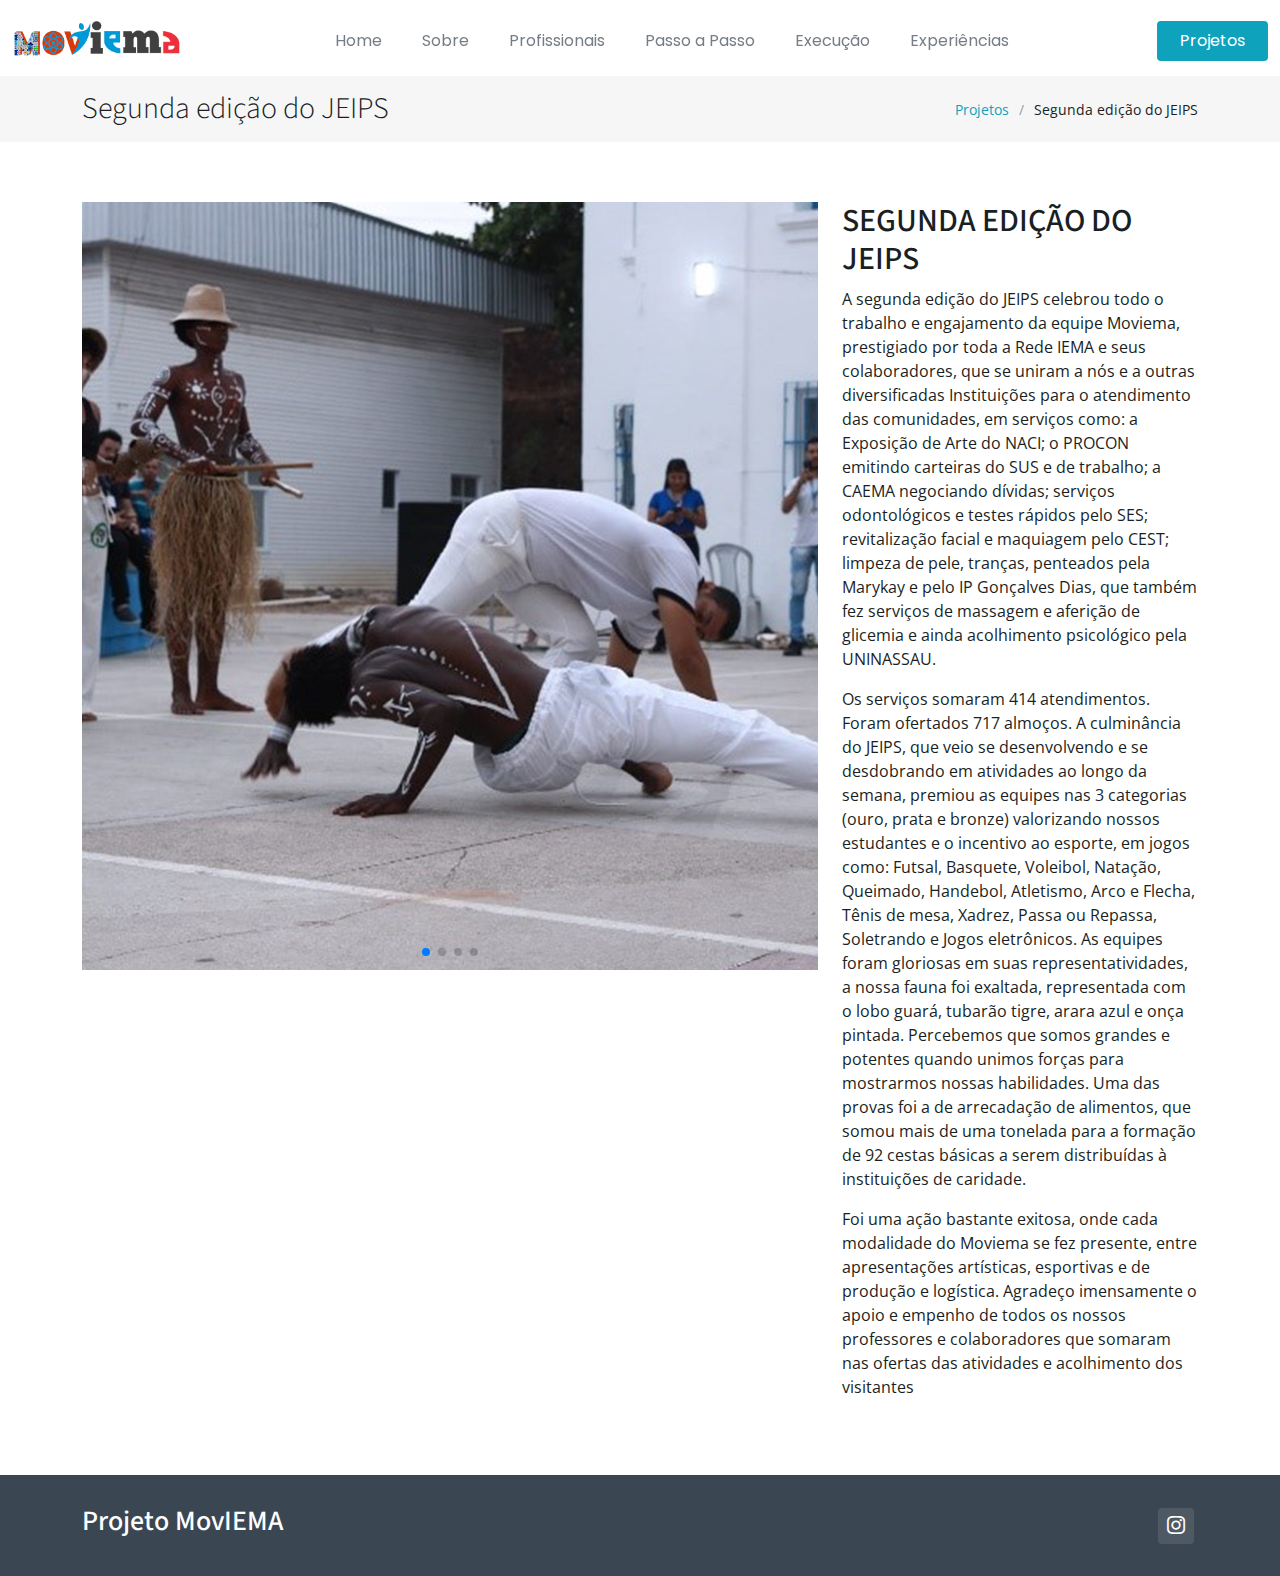
<file: portfolio-details-jeps.html>
<!DOCTYPE html>
<html lang="en">

<head>
  <meta charset="utf-8">
  <meta content="width=device-width, initial-scale=1.0" name="viewport">

  <title>MOVIEMA - Projetos</title>
  <meta content="" name="description">
  <meta content="" name="keywords">

  <!-- Favicons -->
  <link href="assets/img/favicon.png" rel="icon">
  <link href="assets/img/apple-touch-icon.png" rel="apple-touch-icon">

  <!-- Google Fonts -->
  <link rel="preconnect" href="https://fonts.googleapis.com">
  <link rel="preconnect" href="https://fonts.gstatic.com" crossorigin>
  <link href="https://fonts.googleapis.com/css2?family=Open+Sans:ital,wght@0,300;0,400;0,500;0,600;0,700;1,300;1,400;1,500;1,600;1,700&family=Poppins:ital,wght@0,300;0,400;0,500;0,600;0,700;1,300;1,400;1,500;1,600;1,700&family=Source+Sans+Pro:ital,wght@0,300;0,400;0,600;0,700;1,300;1,400;1,600;1,700&display=swap" rel="stylesheet">

  <!-- Vendor CSS Files -->
  <link href="assets/vendor/bootstrap/css/bootstrap.min.css" rel="stylesheet">
  <link href="assets/vendor/bootstrap-icons/bootstrap-icons.css" rel="stylesheet">
  <link href="assets/vendor/aos/aos.css" rel="stylesheet">
  <link href="assets/vendor/glightbox/css/glightbox.min.css" rel="stylesheet">
  <link href="assets/vendor/swiper/swiper-bundle.min.css" rel="stylesheet">

  <!-- Variables CSS Files. Uncomment your preferred color scheme -->
  <link href="assets/css/variables.css" rel="stylesheet">
  

  <!-- Template Main CSS File -->
  <link href="assets/css/main.css" rel="stylesheet">


</head>

<body>

  <!-- ======= Header ======= -->
  <header id="header" class="header fixed-top" data-scrollto-offset="0">
    <div class="container-fluid d-flex align-items-center justify-content-between">

      <a href="index.html" class="logo d-flex align-items-center scrollto me-auto me-lg-0">
        <!-- Uncomment the line below if you also wish to use an image logo -->
        <!-- <img src="assets/img/logo.png" alt=""> -->
        <h1><img src="assets/img/hero/logo_moviema_nav.png" alt=""></h1>
      </a>

      <nav id="navbar" class="navbar">
        <ul>

          <li><a class="nav-link scrollto" href="index.html">Home</a></li>
          <li><a class="nav-link scrollto" href="index.html#about">Sobre</a></li>
          <li><a class="nav-link scrollto" href="index.html#cta">Profissionais</a></li>
          <li><a class="nav-link scrollto" href="index.html#passo">Passo a Passo</a></li>
          <li><a class="nav-link scrollto" href="index.html#execucao">Execução</a></li>
          <li><a class="nav-link scrollto" href="index.html#experiencias">Experiências</a></li>
        </ul>
        <i class="bi bi-list mobile-nav-toggle d-none"></i>
      </nav><!-- .navbar -->

      <a class="btn-getstarted scrollto" href="index.html#about">Projetos</a>

    </div>
  </header><!-- End Header -->

  

  <main id="main">





        <!-- ======= Breadcrumbs ======= -->
        <div class="breadcrumbs">
          <div class="container">
    
            <div class="d-flex justify-content-between align-items-center">
              <h2>Segunda edição do JEIPS</h2>
              <ol>
                <li><a href="projetos.html">Projetos</a></li>
                <li>Segunda edição do JEIPS</li>
              </ol>
            </div>
    
          </div>
        </div><!-- End Breadcrumbs -->







    <!-- ======= PROJETOS Section ======= -->
    <section id="" class="faq">
      <div class="container" data-aos="fade-up">

        <div class="row gy-4">

          <div class="col-lg-8">
            <div class="portfolio-details-slider swiper">
              <div class="swiper-wrapper align-items-center">

                <div class="swiper-slide">
                  <img src="assets/img/projetos/projeto01/projeto_moviema_1_02.jpg" alt="">
                </div>

                <div class="swiper-slide">
                  <img src="assets/img/projetos/projeto01/projeto_moviema_1_03.jpg" alt="">
                </div>

                <div class="swiper-slide">
                  <img src="assets/img/projetos/projeto01/projeto_moviema_1_04.jpg" alt="">
                </div>

                <div class="swiper-slide">
                  <img src="assets/img/projetos/projeto01/projeto_moviema_1_05.jpg" alt="">
                </div>

              </div>
              <div class="swiper-pagination"></div>
            </div>
          </div>

          <div class="col-lg-4">
            <div class="portfolio-description">
              <h2>SEGUNDA EDIÇÃO DO JEIPS </h2>
              <p>
                A segunda edição do JEIPS celebrou todo o trabalho e engajamento da equipe Moviema,  prestigiado por toda a Rede IEMA e seus colaboradores, que se uniram a nós e a outras diversificadas Instituições para o atendimento das comunidades, em serviços como: a Exposição de Arte do NACI; o PROCON emitindo carteiras do SUS e de trabalho; a CAEMA negociando dívidas; serviços odontológicos e testes rápidos pelo SES; revitalização facial e maquiagem pelo CEST; limpeza de pele, tranças, penteados pela Marykay e pelo IP Gonçalves Dias, que também fez serviços de massagem e aferição de glicemia e ainda acolhimento psicológico pela UNINASSAU.
              </p>

              <p>Os serviços somaram 414 atendimentos. Foram ofertados 717 almoços. A culminância do JEIPS, que veio se desenvolvendo e se desdobrando em atividades ao longo da semana, premiou as equipes nas 3 categorias (ouro, prata e bronze) valorizando nossos estudantes e o incentivo ao esporte, em jogos como: Futsal, Basquete, Voleibol, Natação, Queimado, Handebol, Atletismo, Arco e Flecha, Tênis de mesa, Xadrez, Passa ou Repassa, Soletrando e Jogos eletrônicos. As equipes foram gloriosas em suas representatividades, a nossa fauna foi exaltada, representada com o lobo guará, tubarão tigre, arara azul e onça pintada. Percebemos que somos grandes e potentes quando unimos forças para mostrarmos nossas habilidades. Uma das provas foi a de arrecadação de alimentos, que somou mais de uma tonelada para a formação de 92 cestas básicas a serem distribuídas à instituições de caridade.</p>
            </div>

            <p>Foi uma ação bastante exitosa, onde cada modalidade do Moviema se fez presente, entre apresentações artísticas, esportivas e de produção e logística. Agradeço imensamente o apoio e empenho de todos os nossos professores e colaboradores que somaram nas ofertas das atividades e acolhimento dos visitantes</p>
          </div>

        </div>

   
   
      </div>
    </section>
    <!-- End PROJETOS Section -->


    

    





  </main>
  <!-- End #main -->

  <!-- ======= Footer ======= -->
  <footer id="footer" class="footer">

    <div class="footer-legal text-center">
      <div class="container d-flex flex-column flex-lg-row justify-content-center justify-content-lg-between align-items-center">

      

        <div class="d-flex flex-column align-items-center align-items-lg-start">
          <div class="">
            <h3>Projeto MovIEMA</h3> 
          </div>
        </div>

        <div class="social-links order-first order-lg-last mb-3 mb-lg-0">
          <a href="https://www.instagram.com/moviema.saoluis?igsh=MTV5NHM4dzF3b291Zw==" target="_blank" class="instagram"><i class="bi bi-instagram"></i></a>
        </div>

      </div>
    </div>

  </footer>
  <!-- End Footer -->

  <a href="#" class="scroll-top d-flex align-items-center justify-content-center"><i class="bi bi-arrow-up-short"></i></a>

  <div id="preloader"></div>

  <!-- Vendor JS Files -->
  <script src="assets/vendor/bootstrap/js/bootstrap.bundle.min.js"></script>
  <script src="assets/vendor/aos/aos.js"></script>
  <script src="assets/vendor/glightbox/js/glightbox.min.js"></script>
  <script src="assets/vendor/isotope-layout/isotope.pkgd.min.js"></script>
  <script src="assets/vendor/swiper/swiper-bundle.min.js"></script>
  <script src="assets/vendor/php-email-form/validate.js"></script>

  <!-- Template Main JS File -->
  <script src="assets/js/main.js"></script>

</body>

</html>
</file>
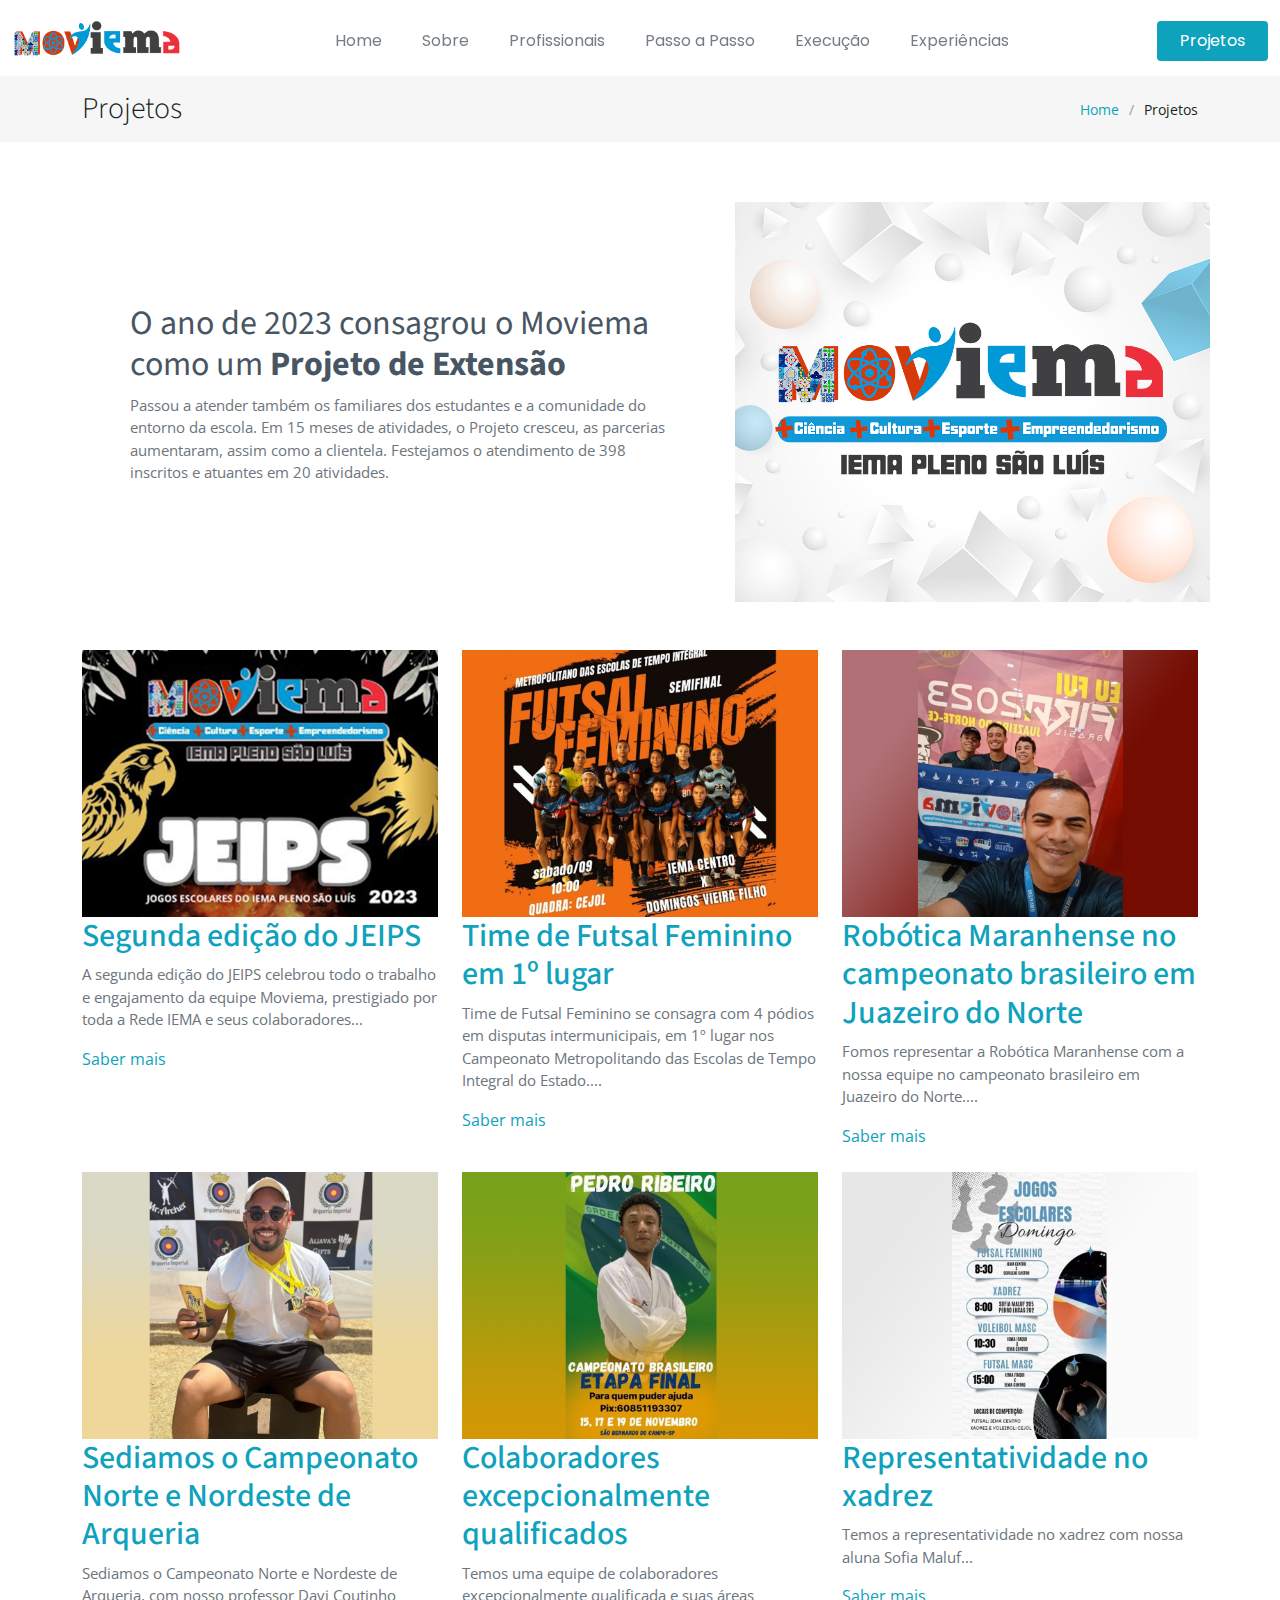
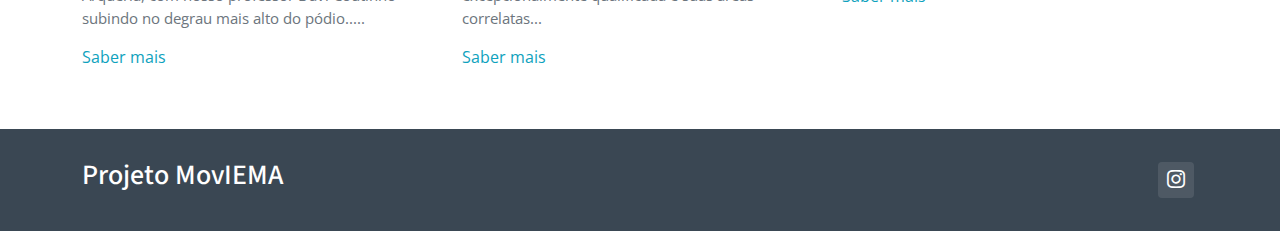
<file: projetos.html>
<!DOCTYPE html>
<html lang="en">

<head>
  <meta charset="utf-8">
  <meta content="width=device-width, initial-scale=1.0" name="viewport">

  <title>MOVIEMA - Projetos</title>
  <meta content="" name="description">
  <meta content="" name="keywords">

  <!-- Favicons -->
  <link href="assets/img/favicon.png" rel="icon">
  <link href="assets/img/apple-touch-icon.png" rel="apple-touch-icon">

  <!-- Google Fonts -->
  <link rel="preconnect" href="https://fonts.googleapis.com">
  <link rel="preconnect" href="https://fonts.gstatic.com" crossorigin>
  <link href="https://fonts.googleapis.com/css2?family=Open+Sans:ital,wght@0,300;0,400;0,500;0,600;0,700;1,300;1,400;1,500;1,600;1,700&family=Poppins:ital,wght@0,300;0,400;0,500;0,600;0,700;1,300;1,400;1,500;1,600;1,700&family=Source+Sans+Pro:ital,wght@0,300;0,400;0,600;0,700;1,300;1,400;1,600;1,700&display=swap" rel="stylesheet">

  <!-- Vendor CSS Files -->
  <link href="assets/vendor/bootstrap/css/bootstrap.min.css" rel="stylesheet">
  <link href="assets/vendor/bootstrap-icons/bootstrap-icons.css" rel="stylesheet">
  <link href="assets/vendor/aos/aos.css" rel="stylesheet">
  <link href="assets/vendor/glightbox/css/glightbox.min.css" rel="stylesheet">
  <link href="assets/vendor/swiper/swiper-bundle.min.css" rel="stylesheet">

  <!-- Variables CSS Files. Uncomment your preferred color scheme -->
  <link href="assets/css/variables.css" rel="stylesheet">
  

  <!-- Template Main CSS File -->
  <link href="assets/css/main.css" rel="stylesheet">


</head>

<body>

  <!-- ======= Header ======= -->
  <header id="header" class="header fixed-top" data-scrollto-offset="0">
    <div class="container-fluid d-flex align-items-center justify-content-between">

      <a href="index.html" class="logo d-flex align-items-center scrollto me-auto me-lg-0">
        <!-- Uncomment the line below if you also wish to use an image logo -->
        <!-- <img src="assets/img/logo.png" alt=""> -->
        <h1><img src="assets/img/hero/logo_moviema_nav.png" alt=""></h1>
      </a>

      <nav id="navbar" class="navbar">
        <ul>

          <li><a class="nav-link scrollto" href="index.html">Home</a></li>
          <li><a class="nav-link scrollto" href="index.html#about">Sobre</a></li>
          <li><a class="nav-link scrollto" href="index.html#cta">Profissionais</a></li>
          <li><a class="nav-link scrollto" href="index.html#passo">Passo a Passo</a></li>
          <li><a class="nav-link scrollto" href="index.html#execucao">Execução</a></li>
          <li><a class="nav-link scrollto" href="index.html#experiencias">Experiências</a></li>
        </ul>
        <i class="bi bi-list mobile-nav-toggle d-none"></i>
      </nav><!-- .navbar -->

      <a class="btn-getstarted scrollto" href="#">Projetos</a>

    </div>
  </header><!-- End Header -->

  

  <main id="main">





        <!-- ======= Breadcrumbs ======= -->
        <div class="breadcrumbs">
          <div class="container">
    
            <div class="d-flex justify-content-between align-items-center">
              <h2>Projetos</h2>
              <ol>
                <li><a href="index.html">Home</a></li>
                <li>Projetos</li>
              </ol>
            </div>
    
          </div>
        </div><!-- End Breadcrumbs -->







    <!-- ======= PROJETOS Section ======= -->
    <section id="" class="faq">
      <div class="container" data-aos="fade-up">

        <div class="row gy-4">

          <div class="col-lg-7 d-flex flex-column justify-content-center align-items-stretch  order-2 order-lg-1">

            <div class="content px-xl-5">
              <h3>O ano de 2023 consagrou o Moviema como um <strong>Projeto de Extensão</strong></h3>
              <p>
                Passou a atender também os familiares dos estudantes e a comunidade do entorno da escola. Em 15 meses de atividades, o Projeto cresceu, as parcerias aumentaram, assim como a clientela. Festejamos o atendimento de 398 inscritos e atuantes em 20 atividades.
              </p>

              <p></p>
            </div>

          </div>

          <div class="col-lg-5 align-items-stretch order-1 order-lg-2 img" style='background-image: url("assets/img/logoprojetos_moviema.jpg");'>&nbsp;
          </div>

        </div>

   
        <div class="col-lg-12 mt-5">

          <div class="row gy-4 posts-list">

            <div class="col-lg-4">
              <article class="d-flex flex-column">

                <div class="post-img">
                  <img src="assets/img/projetos/card_projeto_moviema_1.jpg" alt="" class="img-fluid">
                </div>

                <h2 class="title">
                  <a href="portfolio-details-jeps.html">Segunda edição do JEIPS</a>
                </h2>

  
                <div class="content">
                  <p>
                    A segunda edição do JEIPS celebrou todo o trabalho e engajamento da equipe Moviema,  prestigiado por toda a Rede IEMA e seus colaboradores...
                  </p>
                </div>

                <div class="read-more mt-auto">
                  <a href="portfolio-details-jeps.html">Saber mais</a>
                </div>

              </article>
            </div><!-- End post list item -->

      
            <div class="col-lg-4">
              <article class="d-flex flex-column">

                <div class="post-img">
                  <img src="assets/img/projetos/card_projeto_moviema_2.jpg" alt="" class="img-fluid">
                </div>

                <h2 class="title">
                  <a href="#">Time de Futsal Feminino em 1º lugar</a>
                </h2>

  
                <div class="content">
                  <p>
                    Time de Futsal Feminino se consagra com 4 pódios em disputas intermunicipais, em 1º lugar nos Campeonato Metropolitando das Escolas de Tempo Integral do Estado....
                  </p>
                </div>

                <div class="read-more mt-auto">
                  <a href="#">Saber mais</a>
                </div>

              </article>
            </div><!-- End post list item -->

            <div class="col-lg-4">
              <article class="d-flex flex-column">

                <div class="post-img">
                  <img src="assets/img/projetos/card_projeto_moviema_3.jpg" alt="" class="img-fluid">
                </div>

                <h2 class="title">
                  <a href="#">Robótica Maranhense no campeonato brasileiro em Juazeiro do Norte</a>
                </h2>

  
                <div class="content">
                  <p>
                    Fomos representar a Robótica Maranhense com a nossa equipe no campeonato brasileiro em Juazeiro do Norte....
                  </p>
                </div>

                <div class="read-more mt-auto">
                  <a href="#">Saber mais</a>
                </div>

              </article>
            </div><!-- End post list item -->

            <div class="col-lg-4">
              <article class="d-flex flex-column">

                <div class="post-img">
                  <img src="assets/img/projetos/card_projeto_moviema_3_1.jpg" alt="" class="img-fluid">
                </div>

                <h2 class="title">
                  <a href="#">Sediamos o Campeonato Norte e Nordeste de Arqueria</a>
                </h2>

  
                <div class="content">
                  <p>
                    Sediamos o Campeonato Norte e Nordeste de Arqueria, com nosso professor Davi Coutinho subindo no degrau mais alto do pódio.....
                  </p>
                </div>

                <div class="read-more mt-auto">
                  <a href="#">Saber mais</a>
                </div>

              </article>
            </div><!-- End post list item -->


            <div class="col-lg-4">
              <article class="d-flex flex-column">

                <div class="post-img">
                  <img src="assets/img/projetos/card_projeto_moviema_5.jpg" alt="" class="img-fluid">
                </div>

                <h2 class="title">
                  <a href="#">Colaboradores excepcionalmente qualificados </a>
                </h2>

  
                <div class="content">
                  <p>
                    Temos uma equipe de colaboradores excepcionalmente qualificada e suas áreas correlatas...
                  </p>
                </div>

                <div class="read-more mt-auto">
                  <a href="#">Saber mais</a>
                </div>

              </article>
            </div><!-- End post list item -->

            
            <div class="col-lg-4">
              <article class="d-flex flex-column">

                <div class="post-img">
                  <img src="assets/img/projetos/card_projeto_moviema_4.jpg" alt="" class="img-fluid">
                </div>

                <h2 class="title">
                  <a href="#">Representatividade no xadrez</a>
                </h2>

  
                <div class="content">
                  <p>
                    Temos a representatividade no xadrez com nossa aluna Sofia Maluf...
                  </p>
                </div>

                <div class="read-more mt-auto">
                  <a href="#">Saber mais</a>
                </div>

              </article>
            </div><!-- End post list item -->


          </div><!-- End blog posts list -->

     
        </div>


      </div>
    </section>
    <!-- End PROJETOS Section -->


    

    





  </main>
  <!-- End #main -->

  <!-- ======= Footer ======= -->
  <footer id="footer" class="footer">

    <div class="footer-legal text-center">
      <div class="container d-flex flex-column flex-lg-row justify-content-center justify-content-lg-between align-items-center">

      

        <div class="d-flex flex-column align-items-center align-items-lg-start">
          <div class="">
            <h3>Projeto MovIEMA</h3> 
          </div>
        </div>

        <div class="social-links order-first order-lg-last mb-3 mb-lg-0">
          <a href="https://www.instagram.com/moviema.saoluis?igsh=MTV5NHM4dzF3b291Zw==" target="_blank" class="instagram"><i class="bi bi-instagram"></i></a>
        </div>

      </div>
    </div>

  </footer>
  <!-- End Footer -->

  <a href="#" class="scroll-top d-flex align-items-center justify-content-center"><i class="bi bi-arrow-up-short"></i></a>

  <div id="preloader"></div>

  <!-- Vendor JS Files -->
  <script src="assets/vendor/bootstrap/js/bootstrap.bundle.min.js"></script>
  <script src="assets/vendor/aos/aos.js"></script>
  <script src="assets/vendor/glightbox/js/glightbox.min.js"></script>
  <script src="assets/vendor/isotope-layout/isotope.pkgd.min.js"></script>
  <script src="assets/vendor/swiper/swiper-bundle.min.js"></script>
  <script src="assets/vendor/php-email-form/validate.js"></script>

  <!-- Template Main JS File -->
  <script src="assets/js/main.js"></script>

</body>

</html>
</file>
<file: assets/css/variables.css>
/**
* Template Name: HeroBiz
* File: variables.css
* Description: Easily customize colors, typography, and other repetitive properties used in the template main stylesheet file main.css
* 
* Template URL: https://bootstrapmade.com/herobiz-bootstrap-business-template/
* Author: BootstrapMade.com
* License: https://bootstrapmade.com/license/
* 
* Contents:
* 1. HeroBiz template variables 
* 2. Override default Bootstrap variables
* 3. Set color and background class names
*
* Learn more about CSS variables at https://developer.mozilla.org/en-US/docs/Web/CSS/Using_CSS_custom_properties
*/

/*--------------------------------------------------------------
# 1. HeroBiz template variables 
--------------------------------------------------------------*/
:root {

  /* Fonts */
  --font-default: 'Open Sans', system-ui, -apple-system, "Segoe UI", Roboto, "Helvetica Neue", Arial, "Noto Sans", "Liberation Sans", sans-serif, "Apple Color Emoji", "Segoe UI Emoji", "Segoe UI Symbol", "Noto Color Emoji";
  --font-primary: 'Source Sans Pro', sans-serif;
  --font-secondary: 'Poppins', sans-serif;

  /* Colors */
  /* The *-rgb color names are simply the RGB converted value of the corresponding color for use in the rgba() function */

  /* Default text color */
  --color-default: #1a1f24;
  --color-default-rgb: 26, 31, 36;

  /* Defult links color */
  --color-links: #0ea2bd;
  --color-links-hover: #1ec3e0;

  /* Primay colors */
  --color-primary: #0ea2bd;
  --color-primary-light: #1ec3e0;
  --color-primary-dark: #0189a1;

  --color-primary-rgb: 14, 162, 189;
  --color-primary-light-rgb: 30, 195, 224;
  --color-primary-dark-rgb: 1, 137, 161;

  /* Secondary colors */
  --color-secondary: #485664;
  --color-secondary-light: #8f9fae;
  --color-secondary-dark: #3a4753;

  --color-secondary-rgb: 72, 86, 100;
  --color-secondary-light-rgb: 143, 159, 174;
  --color-secondary-dark-rgb: 58, 71, 83;

  /* General colors */
  --color-blue: #0d6efd;
  --color-blue-rgb: 13, 110, 253;

  --color-indigo: #6610f2;
  --color-indigo-rgb: 102, 16, 242;

  --color-purple: #6f42c1;
  --color-purple-rgb: 111, 66, 193;

  --color-pink: #f3268c;
  --color-pink-rgb: 243, 38, 140;

  --color-red: #df1529;
  --color-red-rgb: 223, 21, 4;

  --color-orange: #fd7e14;
  --color-orange-rgb: 253, 126, 20;

  --color-yellow: #ffc107;
  --color-yellow-rgb: 255, 193, 7;

  --color-green: #059652;
  --color-green-rgb: 5, 150, 82;

  --color-teal: #20c997;
  --color-teal-rgb: 32, 201, 151;

  --color-cyan: #0dcaf0;
  --color-cyan-rgb: 13, 202, 240;

  --color-white: #ffffff;
  --color-white-rgb: 255, 255, 255;

  --color-gray: #6c757d;
  --color-gray-rgb: 108, 117, 125;

  --color-black: #000000;
  --color-black-rgb: 0, 0, 0;
  
}

/*--------------------------------------------------------------
# 2. Override default Bootstrap variables
--------------------------------------------------------------*/
:root {

  --bs-blue: var(--color-blue);
  --bs-indigo: var(--color-indigo);
  --bs-purple: var(--color-purple);
  --bs-pink: var(--color-pink);
  --bs-red: var(--color-red);
  --bs-orange: var(--color-orange);
  --bs-yellow: var(--color-yellow);
  --bs-green: var(--color-green);
  --bs-teal: var(--color-teal);
  --bs-cyan: var(--color-cyan);
  --bs-white: var(--color-white);
  --bs-gray: var(--color-gray);
  --bs-gray-dark: #343a40;
  --bs-gray-100: #f8f9fa;
  --bs-gray-200: #e9ecef;
  --bs-gray-300: #dee2e6;
  --bs-gray-400: #ced4da;
  --bs-gray-500: #adb5bd;
  --bs-gray-600: #6c757d;
  --bs-gray-700: #495057;
  --bs-gray-800: #343a40;
  --bs-gray-900: #212529;
  --bs-primary: var(--color-blue);
  --bs-secondary: var(--color-blue);
  --bs-success: #198754;
  --bs-info: #0dcaf0;
  --bs-warning: #ffc107;
  --bs-danger: #dc3545;
  --bs-light: #f8f9fa;
  --bs-dark: #212529;
  --bs-primary-rgb: var(--color-primary-rgb);
  --bs-secondary-rgb: var(--color-secondary-rgb);
  --bs-success-rgb: 25, 135, 84;
  --bs-info-rgb: 13, 202, 240;
  --bs-warning-rgb: 255, 193, 7;
  --bs-danger-rgb: 220, 53, 69;
  --bs-light-rgb: 248, 249, 250;
  --bs-dark-rgb: 33, 37, 41;
  --bs-white-rgb: var(--color-white-rgb);
  --bs-black-rgb: var(--color-black-rgb);
  --bs-body-color-rgb: var(--color-default-rgb);
  --bs-body-bg-rgb: 255, 255, 255;
  --bs-font-sans-serif: var(--font-default);
  --bs-font-monospace: SFMono-Regular, Menlo, Monaco, Consolas, "Liberation Mono", "Courier New", monospace;
  --bs-gradient: linear-gradient(180deg, rgba(255, 255, 255, 0.15), rgba(255, 255, 255, 0));
  --bs-body-font-family: var(--font-default);
  --bs-body-font-size: 1rem;
  --bs-body-font-weight: 400;
  --bs-body-line-height: 1.5;
  --bs-body-color: var(--color-default);
  --bs-body-bg: #fff;

}

/*--------------------------------------------------------------
# 3. Set color and background class names
--------------------------------------------------------------*/
/* Fonts */
.font-default { font-family: var(--font-default) !important; }
.font-primary { font-family: var(--font-primary) !important;}
.font-secondary { font-family: var(--font-secondary) !important; }

/* Text Colors */
.color-default { color: var(--color-default) !important; }
.color-links { color: var(--color-links) !important; }
.color-links:hover { color: var(--color-links-hover) !important; }
.color-primary { color: var(--color-primary) !important; }
.color-primary-light { color: var(--color-primary-light) !important; }
.color-primary-dark { color: var(--color-primary-dark) !important; }
.color-secondary { color: var(--color-secondary) !important; }
.color-secondary-light { color: var(--color-secondary-light) !important; }
.color-secondary-dark { color: var(--color-secondary-dark) !important; }
.color-blue { color: var(--color-blue) !important; }
.color-indigo { color: var(--color-indigo) !important; }
.color-purple { color: var(--color-purple) !important; }
.color-pink { color: var(--color-pink) !important; }
.color-red { color: var(--color-red) !important; }
.color-orange { color: var(--color-orange) !important; }
.color-yellow { color: var(--color-yellow) !important; }
.color-green { color: var(--color-green) !important; }
.color-teal { color: var(--color-teal) !important; }
.color-cyan { color: var(--color-cyan) !important; }
.color-white { color: var(--color-white) !important; }
.color-gray { color: var(--color-gray) !important; }
.color-black { color: var(--color-black) !important; }

/* Background Colors */
.bg-default { background-color: var(--color-default) !important; }
.bg-primary { background-color: var(--color-primary) !important; }
.bg-primary-light { background-color: var(--color-primary-light) !important; }
.bg-primary-dark { background-color: var(--color-primary-dark) !important; }
.bg-secondary { background-color: var(--color-secondary) !important; }
.bg-secondary-light { background-color: var(--color-secondary-light) !important; }
.bg-secondary-dark { background-color: var(--color-secondary-dark) !important; }
.bg-blue { background-color: var(--color-blue) !important; }
.bg-indigo { background-color: var(--color-indigo) !important; }
.bg-purple { background-color: var(--color-purple) !important; }
.bg-pink { background-color: var(--color-pink) !important; }
.bg-red { background-color: var(--color-red) !important; }
.bg-orange { background-color: var(--color-orange) !important; }
.bg-yellow { background-color: var(--color-yellow) !important; }
.bg-green { background-color: var(--color-green) !important; }
.bg-teal { background-color: var(--color-teal) !important; }
.bg-cyan { background-color: var(--color-cyan) !important; }
.bg-white { background-color: var(--color-white) !important; }
.bg-gray { background-color: var(--color-gray) !important; }
.bg-black { background-color: var(--color-black) !important; }
</file>
<file: assets/css/main.css>
/**
* Check out variables.css for easy customization of colors, typography, and other repetitive properties
*/
/*--------------------------------------------------------------
# General
--------------------------------------------------------------*/
:root {
  scroll-behavior: smooth;
}

a {
  color: var(--color-links);
  text-decoration: none;
}

a:hover {
  color: var(--color-links-hover);
  text-decoration: none;
}

h1,
h2,
h3,
h4,
h5,
h6 {
  font-family: var(--font-primary);
}

/*--------------------------------------------------------------
# Preloader
--------------------------------------------------------------*/
#preloader {
  position: fixed;
  inset: 0;
  z-index: 9999;
  overflow: hidden;
  background: var(--color-white);
  transition: all 0.6s ease-out;
  width: 100%;
  height: 100vh;
}

#preloader:before,
#preloader:after {
  content: "";
  position: absolute;
  border: 4px solid var(--color-primary);
  border-radius: 50%;
  animation: animate-preloader 2s cubic-bezier(0, 0.2, 0.8, 1) infinite;
}

#preloader:after {
  animation-delay: -0.5s;
}

@keyframes animate-preloader {
  0% {
    width: 10px;
    height: 10px;
    top: calc(50% - 5px);
    left: calc(50% - 5px);
    opacity: 1;
  }

  100% {
    width: 72px;
    height: 72px;
    top: calc(50% - 36px);
    left: calc(50% - 36px);
    opacity: 0;
  }
}

/*--------------------------------------------------------------
# Sections & Section Header
--------------------------------------------------------------*/
section {
  padding: 60px 0;
  overflow: hidden;
}


.section-header {
  text-align: center;
  padding-bottom: 40px;
}

.section-header h2 {
  font-size: 48px;
  font-weight: 300;
  margin-bottom: 20px;
  color: var(--color-secondary);
}

.section-header p {
  margin: 0 auto;
  color: rgb(53, 53, 53);
}

@media (min-width: 1280px) {
  .section-header p {
    max-width: 80%;
  }
}

/*--------------------------------------------------------------
# Breadcrumbs
--------------------------------------------------------------*/
.breadcrumbs {
  padding: 15px 0;
  background: rgba(var(--color-secondary-rgb), 0.05);
  min-height: 40px;
  margin-top: 76px;
}

.breadcrumbs h2 {
  font-size: 30px;
  font-weight: 300;
  margin: 0;
}

.breadcrumbs ol {
  display: flex;
  flex-wrap: wrap;
  list-style: none;
  padding: 0;
  margin: 0;
  font-size: 14px;
}

.breadcrumbs ol li+li {
  padding-left: 10px;
}

.breadcrumbs ol li+li::before {
  display: inline-block;
  padding-right: 10px;
  color: var(--color-secondary-light);
  content: "/";
}

@media (max-width: 992px) {
  .breadcrumbs .d-flex {
    display: block !important;
  }

  .breadcrumbs h2 {
    margin-bottom: 10px;
    font-size: 24px;
  }

  .breadcrumbs ol {
    display: block;
  }

  .breadcrumbs ol li {
    display: inline-block;
  }
}

/*--------------------------------------------------------------
# Scroll top button
--------------------------------------------------------------*/
.scroll-top {
  position: fixed;
  visibility: hidden;
  opacity: 0;
  right: 15px;
  bottom: 15px;
  z-index: 995;
  background: var(--color-primary);
  width: 40px;
  height: 40px;
  border-radius: 4px;
  transition: all 0.4s;
}

.scroll-top i {
  font-size: 24px;
  color: var(--color-white);
  line-height: 0;
}

.scroll-top:hover {
  background: rgba(var(--color-primary-rgb), 0.85);
  color: var(--color-white);
}

.scroll-top.active {
  visibility: visible;
  opacity: 1;
}

/*--------------------------------------------------------------
# Disable aos animation delay on mobile devices
--------------------------------------------------------------*/
@media screen and (max-width: 768px) {
  [data-aos-delay] {
    transition-delay: 0 !important;
  }
}

/*--------------------------------------------------------------
# Header
--------------------------------------------------------------*/
.header {
  padding: 15px 0;
  transition: all 0.5s;
  z-index: 997;
}

.header.sticked {
  background: var(--color-white);
  box-shadow: 0px 2px 20px rgba(var(--color-secondary-rgb), 0.1);
}

.header .logo img {
  max-height: 40px;
  margin-right: 6px;
}

.header .logo h1 {
  font-size: 32px;
  font-weight: 300;
  color: var(--color-secondary);
  font-family: var(--font-secondary);
}

.header .logo h1 span {
  color: var(--color-primary);
  font-weight: 500;
}

.header .btn-getstarted,
.header .btn-getstarted:focus {
  font-size: 16px;
  color: var(--color-white);
  background: var(--color-primary);
  padding: 8px 23px;
  border-radius: 4px;
  transition: 0.3s;
  font-family: var(--font-secondary);
}

.header .btn-getstarted:hover,
.header .btn-getstarted:focus:hover {
  color: var(--color-white);
  background: rgba(var(--color-primary-rgb), 0.85);
}

@media (max-width: 1279px) {

  .header .btn-getstarted,
  .header .btn-getstarted:focus {
    margin-right: 50px;
  }
}

/*--------------------------------------------------------------
# Desktop Navigation 
--------------------------------------------------------------*/
@media (min-width: 1280px) {
  .navbar {
    padding: 0;
    position: relative;
  }

  .navbar ul {
    margin: 0;
    padding: 0;
    display: flex;
    list-style: none;
    align-items: center;
  }

  .navbar li {
    position: relative;
  }

  .navbar>ul>li {
    white-space: nowrap;
  }

  .navbar a,
  .navbar a:focus {
    display: flex;
    align-items: center;
    justify-content: space-between;
    padding: 14px 20px;
    font-family: var(--font-secondary);
    font-size: 16px;
    font-weight: 400;
    color: rgba(var(--color-secondary-dark-rgb), 0.7);
    white-space: nowrap;
    transition: 0.3s;
    position: relative;
  }

  .navbar a i,
  .navbar a:focus i {
    font-size: 12px;
    line-height: 0;
    margin-left: 5px;
  }

  .navbar>ul>li>a:before {
    content: "";
    position: absolute;
    width: 100%;
    height: 2px;
    bottom: 0;
    left: 0;
    background-color: var(--color-primary);
    visibility: hidden;
    transition: all 0.3s ease-in-out 0s;
    transform: scaleX(0);
    transition: all 0.3s ease-in-out 0s;
  }

  .navbar a:hover:before,
  .navbar li:hover>a:before,
  .navbar .active:before {
    visibility: visible;
    transform: scaleX(0.7);
  }

  .navbar a:hover,
  .navbar .active,
  .navbar .active:focus,
  .navbar li:hover>a {
    color: var(--color-primary);
  }

  .navbar .dropdown a:hover:before,
  .navbar .dropdown:hover>a:before,
  .navbar .dropdown .active:before {
    visibility: hidden;
  }

  .navbar .dropdown a:hover,
  .navbar .dropdown .active,
  .navbar .dropdown .active:focus,
  .navbar .dropdown:hover>a {
    color: var(--color-white);
    background: var(--color-secondary);
  }

  .navbar .dropdown ul {
    display: block;
    position: absolute;
    left: 0;
    top: 100%;
    margin: 0;
    padding: 0 0 10px 0;
    z-index: 99;
    opacity: 0;
    visibility: hidden;
    background: var(--color-secondary);
    transition: 0.3s;
  }

  .navbar .dropdown ul li {
    min-width: 200px;
  }

  .navbar .dropdown ul a {
    padding: 10px 20px;
    font-size: 15px;
    text-transform: none;
    font-weight: 400;
    color: rgba(var(--color-white-rgb), 0.5);
  }

  .navbar .dropdown ul a i {
    font-size: 12px;
  }

  .navbar .dropdown ul a:hover,
  .navbar .dropdown ul .active,
  .navbar .dropdown ul .active:hover,
  .navbar .dropdown ul li:hover>a {
    color: var(--color-white);
    background: var(--color-primary);
  }

  .navbar .dropdown:hover>ul {
    opacity: 1;
    visibility: visible;
  }

  .navbar .megamenu {
    position: static;
  }

  .navbar .megamenu ul {
    right: 0;
    padding: 10px;
    display: flex;
  }

  .navbar .megamenu ul li {
    flex: 1;
  }

  .navbar .megamenu ul li a,
  .navbar .megamenu ul li:hover>a {
    color: rgba(var(--color-white-rgb), 0.5);
    background: none;
  }

  .navbar .megamenu ul li a:hover,
  .navbar .megamenu ul li .active,
  .navbar .megamenu ul li .active:hover {
    color: var(--color-white);
    background: var(--color-primary);
  }

  .navbar .dropdown .dropdown ul {
    top: 0;
    left: calc(100% - 30px);
    visibility: hidden;
  }

  .navbar .dropdown .dropdown:hover>ul {
    opacity: 1;
    top: 0;
    left: 100%;
    visibility: visible;
  }
}

@media (min-width: 1280px) and (max-width: 1366px) {
  .navbar .dropdown .dropdown ul {
    left: -90%;
  }

  .navbar .dropdown .dropdown:hover>ul {
    left: -100%;
  }
}

/*--------------------------------------------------------------
# Mobile Navigation
--------------------------------------------------------------*/
@media (max-width: 1279px) {
  .navbar {
    position: fixed;
    top: 0;
    left: -100%;
    width: calc(100% - 70px);
    bottom: 0;
    transition: 0.3s;
    z-index: 9997;
  }

  .navbar ul {
    position: absolute;
    inset: 0;
    padding: 10px 0;
    margin: 0;
    background: rgba(var(--color-secondary-rgb), 0.9);
    overflow-y: auto;
    transition: 0.3s;
    z-index: 9998;
  }

  .navbar a,
  .navbar a:focus {
    display: flex;
    align-items: center;
    justify-content: space-between;
    padding: 12px 20px;
    font-size: 16px;
    font-weight: 500;
    color: rgba(var(--color-white-rgb), 0.7);
    white-space: nowrap;
    transition: 0.3s;
  }

  .navbar a i,
  .navbar a:focus i {
    font-size: 12px;
    line-height: 0;
    margin-left: 5px;
  }

  .navbar a:hover,
  .navbar .active,
  .navbar .active:focus,
  .navbar li:hover>a {
    color: var(--color-white);
  }

  .navbar .dropdown ul,
  .navbar .dropdown .dropdown ul {
    position: static;
    display: none;
    padding: 10px 0;
    margin: 10px 20px;
    transition: all 0.5s ease-in-out;
    border: 1px solid rgba(var(--color-secondary-light-rgb), 0.3);
  }

  .navbar .dropdown>.dropdown-active,
  .navbar .dropdown .dropdown>.dropdown-active {
    display: block;
  }

  .mobile-nav-toggle {
    display: block !important;
    color: var(--color-secondary);
    font-size: 28px;
    cursor: pointer;
    line-height: 0;
    transition: 0.5s;
    position: fixed;
    top: 20px;
    z-index: 9999;
    right: 20px;
  }

  .mobile-nav-toggle.bi-x {
    color: var(--color-white);
  }

  .mobile-nav-active {
    overflow: hidden;
    z-index: 9995;
    position: relative;
  }

  .mobile-nav-active .navbar {
    left: 0;
  }

  .mobile-nav-active .navbar:before {
    content: "";
    position: fixed;
    inset: 0;
    background: rgba(var(--color-secondary-rgb), 0.8);
    z-index: 9996;
  }
}

/*--------------------------------------------------------------
# Index Page
--------------------------------------------------------------*/
/*--------------------------------------------------------------
# Animated Hero Section
--------------------------------------------------------------*/
.hero-animated {
  width: 100%;
  min-height: 50vh;
  background: url("../img/hero-bg.png") center center;
  background-size: cover;
  position: relative;
  padding: 120px 0 60px;
}

.fundo{
  background: url("../img/hero/567671988.jpg") center center;
  background-size: cover;
}

.hero-animated h2 {
  margin: 0 0 10px 0;
  font-size: 48px;
  font-weight: 300;
  color: var(--color-secondary);
  font-family: var(--font-secondary);
}

.hero-animated h2 span {
  color: var(--color-primary);
}

.hero-animated p {
  color: rgb(75, 75, 75);
  margin: 0 0 30px 0;
  font-size: 20px;
  font-weight: 400;
}

.hero-animated .animated {
  margin-bottom: 10px;
  animation: up-down 2s ease-in-out infinite alternate-reverse both;
}

@media (min-width: 992px) {
  .hero-animated .animated {
    max-width: 100%;
  }
}

@media (max-width: 991px) {
  .hero-animated .animated {
    max-width: 100%;
  }
}

@media (max-width: 575px) {
  .hero-animated .animated {
    max-width: 100%;
  }
}

.hero-animated .btn-get-started {
  font-size: 16px;
  font-weight: 400;
  display: inline-block;
  padding: 10px 28px;
  border-radius: 4px;
  transition: 0.5s;
  color: var(--color-white);
  background: var(--color-primary);
  font-family: var(--font-secondary);
}

.hero-animated .btn-get-started:hover {
  background: rgba(var(--color-primary-rgb), 0.8);
}

.hero-animated .btn-watch-video {
  font-size: 16px;
  transition: 0.5s;
  margin-left: 25px;
  font-family: var(--font-secondary);
  color: var(--color-secondary);
  font-weight: 600;
}

.hero-animated .btn-watch-video i {
  color: var(--color-primary);
  font-size: 32px;
  transition: 0.3s;
  line-height: 0;
  margin-right: 8px;
}

.hero-animated .btn-watch-video:hover {
  color: var(--color-primary);
}

.hero-animated .btn-watch-video:hover i {
  color: rgba(var(--color-primary-rgb), 0.8);
}

@media (max-width: 640px) {
  .hero-animated h2 {
    font-size: 32px;
  }

  .hero-animated p {
    font-size: 18px;
    margin-bottom: 30px;
  }

  .hero-animated .btn-get-started,
  .hero-animated .btn-watch-video {
    font-size: 14px;
  }
}

@keyframes up-down {
  0% {
    transform: translateY(10px);
  }

  100% {
    transform: translateY(-10px);
  }
}

/*--------------------------------------------------------------
# Carousel Hero Section
--------------------------------------------------------------*/
.hero {
  width: 100%;
  padding: 0;
  background: var(--color-black);
  background: url("../img/hero-bg.png") center center;
  background-size: cover;
  background-position: center;
  background-repeat: no-repeat;
  position: relative;
  display: flex;
  flex-direction: column;
  justify-content: center;
  padding: 140px 0 60px 0;
}

.hero .carousel-item {
  overflow: hidden;
}

@media (max-width: 640px) {
  .hero .container {
    padding: 0 60px;
  }
}

.hero h2 {
  color: var(--color-secondary);
  margin-bottom: 25px;
  font-size: 48px;
  font-weight: 300;
  animation: fadeInDown 1s both 0.2s;
}

@media (max-width: 768px) {
  .hero h2 {
    font-size: 30px;
  }
}

.hero p {
  color: var(--color-secondary-light);
  animation: fadeInDown 1s both 0.4s;
  font-weight: 500;
  margin-bottom: 30px;
}

.hero .img {
  margin-bottom: 40px;
  animation: fadeInDownLite 1s both;
}

.hero .btn-get-started {
  font-family: var(--font-secondary);
  font-weight: 400;
  font-size: 16px;
  letter-spacing: 1px;
  display: inline-block;
  padding: 8px 32px;
  border-radius: 5px;
  transition: 0.5s;
  animation: fadeInUp 1s both 0.6s;
  color: var(--color-primary);
  border: 2px solid var(--color-primary);
}

.hero .btn-get-started:hover {
  background: var(--color-primary);
  color: var(--color-white);
}

.hero .carousel-control-prev {
  justify-content: start;
}

@media (min-width: 640px) {
  .hero .carousel-control-prev {
    padding-left: 15px;
  }
}

.hero .carousel-control-next {
  justify-content: end;
}

@media (min-width: 640px) {
  .hero .carousel-control-next {
    padding-right: 15px;
  }
}

.hero .carousel-control-next-icon,
.hero .carousel-control-prev-icon {
  background: none;
  font-size: 26px;
  line-height: 0;
  background: rgba(var(--color-secondary-rgb), 0.4);
  color: rgba(var(--color-white-rgb), 0.98);
  border-radius: 50px;
  width: 54px;
  height: 54px;
  display: flex;
  align-items: center;
  justify-content: center;
}

.hero .carousel-control-next-icon {
  padding-left: 3px;
}

.hero .carousel-control-prev-icon {
  padding-right: 3px;
}

.hero .carousel-control-prev,
.hero .carousel-control-next {
  transition: 0.3s;
}

.hero .carousel-control-prev:focus,
.hero .carousel-control-next:focus {
  opacity: 0.5;
}

.hero .carousel-control-prev:hover,
.hero .carousel-control-next:hover {
  opacity: 0.9;
}

.hero .carousel-indicators li {
  list-style-type: none;
  cursor: pointer;
  background: rgba(var(--color-secondary-rgb), 0.5);
  overflow: hidden;
  border: 0;
  width: 12px;
  height: 12px;
  border-radius: 50px;
  opacity: 0.6;
  transition: 0.3s;
}

.hero .carousel-indicators li.active {
  opacity: 1;
  background: var(--color-primary);
}

@keyframes fadeIn {
  from {
    opacity: 0;
  }

  to {
    opacity: 1;
  }
}

@keyframes fadeInUp {
  from {
    opacity: 0;
    transform: translate3d(0, 100%, 0);
  }

  to {
    opacity: 1;
    transform: translate3d(0, 0, 0);
  }
}

@keyframes fadeInDown {
  from {
    opacity: 0;
    transform: translate3d(0, -100%, 0);
  }

  to {
    opacity: 1;
    transform: translate3d(0, 0, 0);
  }
}

@keyframes fadeInDownLite {
  from {
    opacity: 0;
    transform: translate3d(0, -10%, 0);
  }

  to {
    opacity: 1;
    transform: translate3d(0, 0, 0);
  }
}

/*--------------------------------------------------------------
# Fullscreen Hero Section
--------------------------------------------------------------*/
.hero-fullscreen {
  width: 100%;
  min-height: 100vh;
  background: url("../img/hero-fullscreen-bg.jpg") center center;
  background-size: cover;
  position: relative;
  padding: 120px 0 60px;
}

.hero-fullscreen:before {
  content: "";
  background: rgba(var(--color-white-rgb), 0.85);
  position: absolute;
  inset: 0;
}

@media (min-width: 1365px) {
  .hero-fullscreen {
    background-attachment: fixed;
  }
}

.hero-fullscreen h2 {
  margin: 0 0 10px 0;
  font-size: 48px;
  font-weight: 300;
  color: var(--color-secondary);
  font-family: var(--font-secondary);
}

.hero-fullscreen h2 span {
  color: var(--color-primary);
}

.hero-fullscreen p {
  color: rgba(var(--color-secondary-rgb), 0.8);
  margin: 0 0 30px 0;
  font-size: 20px;
  font-weight: 400;
}

.hero-fullscreen .btn-get-started {
  font-size: 16px;
  font-weight: 400;
  display: inline-block;
  padding: 10px 28px;
  border-radius: 4px;
  transition: 0.5s;
  color: var(--color-white);
  background: var(--color-primary);
  font-family: var(--font-secondary);
}

.hero-fullscreen .btn-get-started:hover {
  background: rgba(var(--color-primary-rgb), 0.8);
}

.hero-fullscreen .btn-watch-video {
  font-size: 16px;
  transition: 0.5s;
  margin-left: 25px;
  font-family: var(--font-secondary);
  color: var(--color-secondary);
  font-weight: 600;
}

.hero-fullscreen .btn-watch-video i {
  color: var(--color-primary);
  font-size: 32px;
  transition: 0.3s;
  line-height: 0;
  margin-right: 8px;
}

.hero-fullscreen .btn-watch-video:hover {
  color: var(--color-primary);
}

.hero-fullscreen .btn-watch-video:hover i {
  color: rgba(var(--color-primary-rgb), 0.8);
}

@media (max-width: 640px) {
  .hero-fullscreen h2 {
    font-size: 32px;
  }

  .hero-fullscreen p {
    font-size: 18px;
    margin-bottom: 30px;
  }

  .hero-fullscreen .btn-get-started,
  .hero-fullscreen .btn-watch-video {
    font-size: 14px;
  }
}

/*--------------------------------------------------------------
# Static Hero Section
--------------------------------------------------------------*/
.hero-static {
  width: 100%;
  min-height: 50vh;
  background: url("../img/hero-bg.png") center center;
  background-size: cover;
  position: relative;
  padding: 120px 0 60px;
}

.hero-static h2 {
  margin: 0 0 10px 0;
  font-size: 48px;
  font-weight: 300;
  color: var(--color-secondary);
  font-family: var(--font-secondary);
}

.hero-static h2 span {
  color: var(--color-primary);
}

.hero-static p {
  color: rgba(var(--color-secondary-rgb), 0.8);
  margin: 0 0 30px 0;
  font-size: 20px;
  font-weight: 400;
}

.hero-static .btn-get-started {
  font-size: 16px;
  font-weight: 400;
  display: inline-block;
  padding: 10px 28px;
  border-radius: 4px;
  transition: 0.5s;
  color: var(--color-white);
  background: var(--color-primary);
  font-family: var(--font-secondary);
}

.hero-static .btn-get-started:hover {
  background: rgba(var(--color-primary-rgb), 0.8);
}

.hero-static .btn-watch-video {
  font-size: 16px;
  transition: 0.5s;
  margin-left: 25px;
  font-family: var(--font-secondary);
  color: var(--color-secondary);
  font-weight: 600;
}

.hero-static .btn-watch-video i {
  color: var(--color-primary);
  font-size: 32px;
  transition: 0.3s;
  line-height: 0;
  margin-right: 8px;
}

.hero-static .btn-watch-video:hover {
  color: var(--color-primary);
}

.hero-static .btn-watch-video:hover i {
  color: rgba(var(--color-primary-rgb), 0.8);
}

@media (max-width: 640px) {
  .hero-static h2 {
    font-size: 32px;
  }

  .hero-static p {
    font-size: 18px;
    margin-bottom: 30px;
  }

  .hero-static .btn-get-started,
  .hero-static .btn-watch-video {
    font-size: 14px;
  }
}

/*--------------------------------------------------------------
# Featured Services Section
--------------------------------------------------------------*/
.featured-services .service-item {
  padding: 30px;
  transition: all ease-in-out 0.4s;
  background: var(--color-white);
  height: 100%;
}

.featured-services .service-item .icon {
  margin-bottom: 10px;
}

.featured-services .service-item .icon i {
  color: var(--color-primary);
  font-size: 36px;
  transition: 0.3s;
}

.featured-services .service-item h4 {
  font-weight: 600;
  margin-bottom: 15px;
  font-size: 24px;
}

.featured-services .service-item h4 a {
  color: var(--color-secondary);
  transition: ease-in-out 0.3s;
}

.featured-services .service-item p {
  line-height: 24px;
  font-size: 14px;
  margin-bottom: 0;
}

.featured-services .service-item:hover {
  transform: translateY(-10px);
  box-shadow: 0px 0 60px 0 rgba(var(--color-secondary-rgb), 0.1);
}

.featured-services .service-item:hover h4 a {
  color: var(--color-primary);
}

/*--------------------------------------------------------------
# About Section
--------------------------------------------------------------*/
.about .about-img {
  position: relative;
  margin: 60px 0 0 60px;
}

.about .about-img:before {
  position: absolute;
  inset: -60px 0 0 -60px;
  z-index: -1;
  content: "";
  background: url("../img/about-bg.png") top left;
  background-repeat: no-repeat;
}

@media (max-width: 575px) {
  .about .about-img {
    margin: 30px 0 0 30px;
  }

  .about .about-img:before {
    inset: -30px 0 0 -30px;
  }
}

/* .about h3 {
  color: var(--color-secondary);
  font-family: var(--font-secondary);
  font-weight: 300;
  font-size: 32px;
  margin-bottom: 20px;
} */

@media (max-width: 768px) {
  .about h3 {
    font-size: 28px;
  }
}

.about .nav-pills {
  border-bottom: 1px solid rgba(var(--color-secondary-rgb), 0.2);
}

.about .nav-pills li+li {
  margin-left: 40px;
}

.about .nav-link {
  background: none;
  font-size: 18px;
  font-weight: 400;
  color: var(--color-secondary);
  padding: 12px 0;
  margin-bottom: -2px;
  border-radius: 0;
  font-family: var(--font-secondary);
}

.about .nav-link.active {
  color: var(--color-primary);
  background: none;
  border-bottom: 3px solid var(--color-primary);
}

@media (max-width: 575px) {
  .about .nav-link {
    font-size: 16px;
  }
}

.about .tab-content h4 {
  font-size: 18px;
  margin: 0;
  font-weight: 700;
  color: var(--color-secondary);
}

.about .tab-content i {
  font-size: 22px;
  line-height: 0;
  margin-right: 8px;
  color: var(--color-primary);
}

/*--------------------------------------------------------------
# Clients Section
--------------------------------------------------------------*/
.clients {
  padding: 0 0 60px 0;
}

.clients .swiper-slide img {
  opacity: 0.5;
  transition: 0.3s;
  filter: grayscale(100);
}

.clients .swiper-slide img:hover {
  filter: none;
  opacity: 1;
}

/*--------------------------------------------------------------
# Call To Action Section
--------------------------------------------------------------*/
.cta {
  padding: 0;
  margin-bottom: 60px;
}

.cta .container {
  padding: 80px;
  background: rgb(204, 235, 250);
  border-radius: 15px;
}

@media (max-width: 992px) {
  .cta .container {
    padding: 60px;
  }
}

.cta .content h3 {
  color: var(--color-secondary);
  font-size: 48px;
  font-weight: 700;
}

.sobre{
  color: var(--color-secondary);
  font-size: 48px;
  font-weight: 700;
}

.cta .content h3 em {
  font-style: normal;
  position: relative;
}

.cta .content h3 em:after {
  content: "";
  position: absolute;
  left: 0;
  right: 0;
  bottom: 10px;
  height: 10px;
  background: rgba(var(--color-primary-rgb), 0.5);
  z-index: -1;
}

.cta .content p {
  color: var(--color-secondary);
  font-weight: 600;
  font-size: 18px;
}

.cta .content .cta-btn {
  color: var(--color-white);
  font-weight: 500;
  font-size: 16px;
  display: inline-block;
  padding: 12px 40px;
  border-radius: 5px;
  transition: 0.5s;
  margin-top: 10px;
  background: rgba(var(--color-primary-dark-rgb), 0.9);
}

.cta .content .cta-btn:hover {
  background: var(--color-primary);
}

.cta .img {
  position: relative;
}

.cta .img:before {
  content: "";
  position: absolute;
  inset: 0;
  background: rgba(var(--color-white-rgb), 0.5);
  border-radius: 15px;
  transform: rotate(12deg);
}

.cta .img:after {
  content: "";
  position: absolute;
  inset: 0;
  background: rgba(var(--color-white-rgb), 0.9);
  border-radius: 15px;
  transform: rotate(6deg);
}

.cta .img img {
  position: relative;
  z-index: 3;
  border-radius: 15px;
}

/*--------------------------------------------------------------
# On Focus Section
--------------------------------------------------------------*/
.onfocus {
  padding: 0;
}

.onfocus .video-play {
  min-height: 400px;
  background: linear-gradient(rgba(var(--color-black-rgb), 0.4), rgba(var(--color-black-rgb), 0.7)), url("../img/jonyou.PNG") center center;
  background-size: cover;
}

.onfocus .content {
  /* background: linear-gradient(rgba(var(--color-secondary-rgb), 0.5), rgba(var(--color-secondary-rgb), 0.8)), url("../img/onfocus-content-bg.jpg") center center; */
  background-size: cover;
  color: black;
  padding: 40px;
}

@media (min-width: 768px) {
  .onfocus .content {
    padding: 80px;
  }
}

.onfocus .content h3 {
  font-weight: 600;
  font-size: 32px;
  color: black;
}

.onfocus .content ul {
  list-style: none;
  padding: 0;
}

.onfocus .content ul li {
  padding-bottom: 10px;
}

.onfocus .content ul i {
  font-size: 20px;
  padding-right: 4px;
  color: red;
}

.onfocus .content p:last-child {
  margin-bottom: 0;
}

.onfocus .content .read-more {
  font-family: var(--font-primary);
  font-weight: 500;
  font-size: 16px;
  letter-spacing: 1px;
  padding: 12px 24px;
  border-radius: 5px;
  transition: 0.3s;
  display: -nline-flex;
  align-items: center;
  justify-content: center;
  color: var(--color-white);
  background: var(--color-primary);
}

.onfocus .content .read-more i {
  font-size: 18px;
  margin-left: 5px;
  line-height: 0;
  transition: 0.3s;
}

.onfocus .content .read-more:hover {
  background: rgba(var(--color-primary-rgb), 0.9);
  padding-right: 19px;
}

.onfocus .content .read-more:hover i {
  margin-left: 10px;
}

.onfocus .play-btn {
  width: 94px;
  height: 94px;
  background: radial-gradient(var(--color-red) 50%, rgba(var(--color-red-rgb), 0.4) 52%);
  border-radius: 50%;
  display: block;
  position: absolute;
  left: calc(50% - 47px);
  top: calc(50% - 47px);
  overflow: hidden;
}

.onfocus .play-btn:before {
  content: "";
  position: absolute;
  width: 120px;
  height: 120px;
  animation-delay: 0s;
  animation: pulsate-btn 2s;
  animation-direction: forwards;
  animation-iteration-count: infinite;
  animation-timing-function: steps;
  opacity: 1;
  border-radius: 50%;
  border: 5px solid rgba(var(--color-red), 0.7);
  top: -15%;
  left: -15%;
  background: rgba(198, 16, 0, 0);
}

.onfocus .play-btn:after {
  content: "";
  position: absolute;
  left: 50%;
  top: 50%;
  transform: translateX(-40%) translateY(-50%);
  width: 0;
  height: 0;
  border-top: 10px solid transparent;
  border-bottom: 10px solid transparent;
  border-left: 15px solid var(--color-white);
  z-index: 100;
  transition: all 400ms cubic-bezier(0.55, 0.055, 0.675, 0.19);
}

.onfocus .play-btn:hover:before {
  content: "";
  position: absolute;
  left: 50%;
  top: 50%;
  transform: translateX(-40%) translateY(-50%);
  width: 0;
  height: 0;
  border: none;
  border-top: 10px solid transparent;
  border-bottom: 10px solid transparent;
  border-left: 15px solid var(--color-white);
  z-index: 200;
  animation: none;
  border-radius: 0;
}

.onfocus .play-btn:hover:after {
  border-left: 15px solid var(--color-red);
  transform: scale(20);
}

@keyframes pulsate-btn {
  0% {
    transform: scale(0.6, 0.6);
    opacity: 1;
  }

  100% {
    transform: scale(1, 1);
    opacity: 0;
  }
}

/*--------------------------------------------------------------
# Features Section
--------------------------------------------------------------*/
.features .nav-tabs {
  border: 0;
}

.features .nav-link {
  border: 0;
  padding: 25px 20px;
  color: var(--color-secondary);
  box-shadow: 5px 5px 25px rgba(var(--color-secondary-rgb), 0.25);
  border-radius: 0;
  display: flex;
  align-items: center;
  justify-content: center;
  flex-direction: column;
  transition: 0s;
  cursor: pointer;
  height: 100%;
}

.features .nav-link i {
  font-size: 32px;
  line-height: 0;
}

.features .nav-link h4 {
  font-size: 20px;
  font-weight: 600;
  margin: 10px 0 0 0;
  color: var(--color-secondary);
}

.features .nav-link:hover {
  color: var(--color-primary);
}

.features .nav-link.active {
  transition: 0.3s;
  background: var(--color-secondary) linear-gradient(rgba(var(--color-primary-rgb), 0.95), rgba(var(--color-primary-rgb), 0.6));
  border-color: var(--color-primary);
}

.features .nav-link.active h4 {
  color: var(--color-white);
}

.features .nav-link.active i {
  color: var(--color-white) !important;
}

.features .tab-content {
  margin-top: 30px;
}

.features .tab-pane.active {
  animation: fadeIn 0.5s ease-out;
}

.features .tab-pane h3 {
  font-weight: 600;
  font-size: 36px;
  color: var(--color-secondary);
}

.features .tab-pane ul {
  list-style: none;
  padding: 0;
}

.features .tab-pane ul li {
  padding-bottom: 10px;
}

.features .tab-pane ul i {
  font-size: 24px;
  margin-right: 4px;
  color: var(--color-primary);
}

.features .tab-pane p:last-child {
  margin-bottom: 0;
}

@keyframes fadeIn {
  0% {
    opacity: 0;
  }

  100% {
    opacity: 1;
  }
}

/*--------------------------------------------------------------
# Services Section
--------------------------------------------------------------*/
.services .img {
  border-radius: 8px;
  overflow: hidden;
}

.services .img img {
  transition: 0.6s;
}

.services .details {
  padding: 50px 30px;
  margin: -100px 30px 0 30px;
  transition: all ease-in-out 0.3s;
  background: var(--color-white);
  position: relative;
  background: rgba(var(--color-white-rgb), 0.9);
  text-align: center;
  border-radius: 8px;
  box-shadow: 0px 0 25px rgba(var(--color-black-rgb), 0.1);
}

.services .details .icon {
  margin: 0;
  width: 72px;
  height: 72px;
  background: var(--color-primary);
  border-radius: 50px;
  display: flex;
  align-items: center;
  justify-content: center;
  margin-bottom: 20px;
  color: var(--color-white);
  font-size: 28px;
  transition: ease-in-out 0.3s;
  position: absolute;
  top: -36px;
  left: calc(50% - 36px);
  border: 6px solid var(--color-white);
}

.services .details h3 {
  color: var(--color-default);
  font-weight: 700;
  margin: 10px 0 15px 0;
  font-size: 22px;
  transition: ease-in-out 0.3s;
}

.services .details p {
  line-height: 24px;
  font-size: 14px;
  margin-bottom: 0;
}

.services .service-item:hover .details h3 {
  color: var(--color-primary);
}

.services .service-item:hover .details .icon {
  background: var(--color-white);
  border: 2px solid var(--color-primary);
}

.services .service-item:hover .details .icon i {
  color: var(--color-primary);
}

.services .service-item:hover .img img {
  transform: scale(1.2);
}

/*--------------------------------------------------------------
# Testimonials Section
--------------------------------------------------------------*/
.testimonials {
  padding: 80px 0;
  background: url("../img/testimonials-bg.jpg") no-repeat;
  background-position: center center;
  background-size: cover;
  position: relative;
}

.testimonials::before {
  content: "";
  position: absolute;
  inset: 0;
  background: rgba(var(--color-secondary-dark-rgb), 0.8);
}

.testimonials .section-header {
  margin-bottom: 40px;
}



.testimonials .testimonials-carousel,
.testimonials .testimonials-slider {
  overflow: hidden;
}

.testimonials .testimonial-item {
  text-align: center;
  color: var(--color-white);
}

.testimonials .testimonial-item .testimonial-img {
  width: 100px;
  border-radius: 50%;
  border: 6px solid rgba(var(--color-white-rgb), 0.15);
  margin: 0 auto;
}

.testimonials .testimonial-item h3 {
  font-size: 20px;
  font-weight: bold;
  margin: 10px 0 5px 0;
  color: var(--color-white);
}

.testimonials .testimonial-item h4 {
  font-size: 14px;
  color: rgba(var(--color-white-rgb), 0.6);
  margin: 0 0 15px 0;
}

.testimonials .testimonial-item .stars {
  margin-bottom: 15px;
}

.testimonials .testimonial-item .stars i {
  color: var(--color-yellow);
  margin: 0 1px;
}

.testimonials .testimonial-item .quote-icon-left,
.testimonials .testimonial-item .quote-icon-right {
  color: rgba(var(--color-white-rgb), 0.6);
  font-size: 26px;
  line-height: 0;
}

.testimonials .testimonial-item .quote-icon-left {
  display: inline-block;
  left: -5px;
  position: relative;
}

.testimonials .testimonial-item .quote-icon-right {
  display: inline-block;
  right: -5px;
  position: relative;
  top: 10px;
  transform: scale(-1, -1);
}

.testimonials .testimonial-item p {
  font-style: italic;
  margin: 0 auto 15px auto;
}

.testimonials .swiper-pagination {
  margin-top: 20px;
  position: relative;
}

.testimonials .swiper-pagination .swiper-pagination-bullet {
  width: 12px;
  height: 12px;
  background-color: rgba(var(--color-white-rgb), 0.4);
  opacity: 0.5;
}

.testimonials .swiper-pagination .swiper-pagination-bullet-active {
  background-color: var(--color-white);
  opacity: 1;
}

@media (min-width: 992px) {
  .testimonials .testimonial-item p {
    width: 80%;
  }
}

/*--------------------------------------------------------------
# Pricing Section
--------------------------------------------------------------*/
.pricing {
  background: rgba(var(--color-secondary-rgb), 0.04);
}

.pricing .pricing-item {
  padding: 60px 40px;
  box-shadow: 0 3px 20px -2px rgba(var(--color-gray-rgb), 0.15);
  background: var(--color-white);
  height: 100%;
  display: flex;
  flex-direction: column;
  border: 4px solid var(--color-white);
  border-radius: 10px;
  overflow: hidden;
}

.pricing .pricing-header {
  background: linear-gradient(rgba(var(--color-secondary-rgb), 0.9), rgba(var(--color-secondary-rgb), 0.9)), url("../img/pricing-bg.jpg") center center;
  background-size: cover;
  text-align: center;
  padding: 40px;
  margin: -60px -40px 0;
}

.pricing h3 {
  font-weight: 600;
  margin-bottom: 5px;
  font-size: 36px;
  color: var(--color-white);
}

.pricing h4 {
  font-size: 48px;
  color: var(--color-white);
  font-weight: 400;
  font-family: var(--font-primary);
  margin-bottom: 0;
}

.pricing h4 sup {
  font-size: 28px;
}

.pricing h4 span {
  color: rgba(var(--color-white-rgb), 0.6);
  font-size: 24px;
}

.pricing ul {
  padding: 30px 0;
  list-style: none;
  color: var(--color-gray);
  text-align: left;
  line-height: 20px;
}

.pricing ul li {
  padding: 10px 0;
  display: flex;
  align-items: center;
}

.pricing ul i {
  color: var(--color-primary);
  font-size: 36px;
  padding-right: 3px;
  line-height: 0;
}

.pricing ul .na {
  color: rgba(var(--color-gray-rgb), 0.5);
}

.pricing ul .na i {
  color: rgba(var(--color-gray-rgb), 0.5);
  font-size: 24px;
  padding-left: 4px;
}

.pricing ul .na span {
  text-decoration: line-through;
}

.pricing .buy-btn {
  display: inline-block;
  padding: 12px 40px;
  border-radius: 6px;
  color: var(--color-primary);
  transition: none;
  font-size: 16px;
  font-weight: 700;
  transition: 0.3s;
  border: 1px solid var(--color-primary);
}

.pricing .buy-btn:hover {
  background: var(--color-primary);
  color: var(--color-white);
}

.pricing .featured {
  border-color: var(--color-primary);
}

.pricing .featured .pricing-header {
  background: linear-gradient(rgba(var(--color-primary-rgb), 0.9), rgba(var(--color-primary-rgb), 0.9)), url("../img/pricing-bg.jpg") center center;
}

.pricing .featured .buy-btn {
  background: var(--color-primary);
  color: var(--color-white);
}

/*--------------------------------------------------------------
# F.A.Q Section
--------------------------------------------------------------*/
@media (max-width: 991px) {
  .faq {
    padding: 0;
  }
}

.faq .content h3 {
  font-weight: 400;
  font-size: 34px;
  color: var(--color-secondary);
}

.faq .content h4 {
  font-size: 20px;
  font-weight: 700;
  margin-top: 5px;
}

.faq .content p {
  font-size: 15px;
  color: var(--color-gray);
}

.faq .img {
  background-size: cover;
  background-repeat: no-repeat;
  background-position: center center;
  min-height: 400px;
}

.faq .accordion-item {
  border: 0;
  margin-top: 15px;
  box-shadow: 0px 5px 25px 0px rgba(var(--color-black-rgb), 0.06);
}

.faq .accordion-collapse {
  border: 0;
}

.faq .accordion-button {
  padding: 15px 40px 20px 60px;
  font-weight: 600;
  border: 0;
  font-size: 18px;
  color: var(--color-default);
  text-align: left;
  background: var(--color-white);
  box-shadow: none;
  border-radius: 5px;
}

.faq .accordion-button:not(.collapsed) {
  color: var(--color-primary);
  border-bottom: 0;
  box-shadow: none;
}

.faq .question-icon {
  position: absolute;
  top: 14px;
  left: 25px;
  font-size: 20px;
  color: var(--color-primary);
}

.faq .accordion-button:after {
  position: absolute;
  right: 15px;
  top: 15px;
  color: var(--color-primary);
}

.faq .accordion-body {
  padding: 0 30px 25px 60px;
  border: 0;
  border-radius: 5px;
  background: var(--color-white);
  box-shadow: none;
}

/*--------------------------------------------------------------
# Portfolio Section
--------------------------------------------------------------*/
.portfolio .portfolio-flters {
  padding: 0;
  margin: 0 auto 30px auto;
  list-style: none;
  text-align: center;
}

.portfolio .portfolio-flters li {
  cursor: pointer;
  display: inline-block;
  padding: 0;
  font-size: 18px;
  font-weight: 300;
  margin: 0 10px;
  line-height: 1;
  margin-bottom: 5px;
  transition: all 0.3s ease-in-out;
}

.portfolio .portfolio-flters li:hover,
.portfolio .portfolio-flters li.filter-active {
  color: var(--color-primary);
}

.portfolio .portfolio-flters li:first-child {
  margin-left: 0;
}

.portfolio .portfolio-flters li:last-child {
  margin-right: 0;
}

@media (max-width: 575px) {
  .portfolio .portfolio-flters li {
    font-size: 14px;
    margin: 0 5px;
  }
}

.portfolio .portfolio-item {
  position: relative;
  border: 1px solid var(--color-white);
  overflow: hidden;
  z-index: 1;
}

.portfolio .portfolio-item img {
  transition: all 0.3s;
}

.portfolio .portfolio-item:before {
  content: "";
  inset: 0;
  position: absolute;
  background: rgba(var(--color-secondary-rgb), 0.8);
  z-index: 2;
  transition: 0.5s;
  visibility: hidden;
  opacity: 0;
}

.portfolio .portfolio-item .portfolio-info {
  opacity: 0;
  position: absolute;
  inset: auto 40px 40px 40px;
  z-index: 3;
  transition: all ease-in-out 0.3s;
  padding: 20px;
}

.portfolio .portfolio-item .portfolio-info h4 {
  font-size: 18px;
  font-weight: 600;
  color: var(--color-white);
  padding-right: 50px;
}

.portfolio .portfolio-item .portfolio-info .preview-link,
.portfolio .portfolio-item .portfolio-info .details-link {
  position: absolute;
  right: 50px;
  font-size: 24px;
  top: calc(50% - 14px);
  color: rgba(var(--color-white-rgb), 0.7);
  transition: 0.3s;
  line-height: 0;
}

.portfolio .portfolio-item .portfolio-info .preview-link:hover,
.portfolio .portfolio-item .portfolio-info .details-link:hover {
  color: var(--color-white);
}

.portfolio .portfolio-item .portfolio-info .details-link {
  right: 14px;
  font-size: 28px;
}

.portfolio .portfolio-item:hover:before {
  visibility: visible;
  opacity: 1;
}

.portfolio .portfolio-item:hover img {
  transform: scale(1.2);
}

.portfolio .portfolio-item:hover .portfolio-info {
  opacity: 1;
  inset: auto 10px 0 10px;
}

/*--------------------------------------------------------------
# Team Section
--------------------------------------------------------------*/
.team .team-member .member-img {
  border-radius: 8px;
  overflow: hidden;
}

.team .team-member .social {
  position: absolute;
  left: 0;
  top: -18px;
  right: 0;
  opacity: 0;
  transition: ease-in-out 0.3s;
  display: flex;
  align-items: center;
  justify-content: center;
}

.team .team-member .social a {
  transition: color 0.3s;
  color: var(--color-white);
  background: var(--color-primary);
  margin: 0 5px;
  display: inline-flex;
  align-items: center;
  justify-content: center;
  width: 36px;
  height: 36px;
  border-radius: 50%;
  transition: 0.3s;
}

.team .team-member .social a i {
  line-height: 0;
  font-size: 16px;
}

.team .team-member .social a:hover {
  background: var(--color-primary-light);
}

.team .team-member .social i {
  font-size: 18px;
  margin: 0 2px;
}

.team .team-member .member-info {
  padding: 30px 15px;
  text-align: center;
  box-shadow: 0px 2px 15px rgba(var(--color-black-rgb), 0.1);
  background: var(--color-white);
  margin: -50px 20px 0 20px;
  position: relative;
  border-radius: 8px;
}

.team .team-member .member-info h4 {
  font-weight: 400;
  margin-bottom: 5px;
  font-size: 24px;
  color: var(--color-secondary);
}

.team .team-member .member-info span {
  display: block;
  font-size: 16px;
  font-weight: 400;
  color: var(--color-gray);
}

.team .team-member .member-info p {
  font-style: italic;
  font-size: 14px;
  line-height: 26px;
  color: var(--color-gray);
}

.team .team-member:hover .social {
  opacity: 1;
}

/*--------------------------------------------------------------
# Recent Blog Posts
--------------------------------------------------------------*/
.recent-blog-posts .post-box {
  transition: 0.3s;
  height: 100%;
  overflow: hidden;
  position: relative;
  display: flex;
  flex-direction: column;
}

.recent-blog-posts .post-box .post-img {
  overflow: hidden;
  position: relative;
  border-radius: 10px;
}

.recent-blog-posts .post-box .post-img img {
  transition: 0.5s;
}

.recent-blog-posts .post-box .meta {
  margin-top: 15px;
}

.recent-blog-posts .post-box .meta .post-date {
  font-size: 15px;
  font-weight: 400;
  color: var(--color-primary);
}

.recent-blog-posts .post-box .meta .post-author {
  font-size: 15px;
  font-weight: 400;
  color: var(--color-secondary);
}

.recent-blog-posts .post-box .post-title {
  font-size: 24px;
  color: var(--color-secondary);
  font-weight: 700;
  margin: 15px 0 0 0;
  position: relative;
  transition: 0.3s;
}

.recent-blog-posts .post-box p {
  margin: 15px 0 0 0;
  color: rgba(var(--color-secondary-dark-rgb), 0.7);
}

.recent-blog-posts .post-box .readmore {
  display: flex;
  align-items: center;
  font-weight: 600;
  line-height: 1;
  transition: 0.3s;
  margin-top: 15px;
}

.recent-blog-posts .post-box .readmore i {
  line-height: 0;
  margin-left: 4px;
  font-size: 18px;
}

.recent-blog-posts .post-box:hover .post-title {
  color: var(--color-primary);
}

.recent-blog-posts .post-box:hover .post-img img {
  transform: scale(1.1);
}

/*--------------------------------------------------------------
# Contact Section
--------------------------------------------------------------*/
.contact .map {
  margin-bottom: 40px;
}

.contact .map iframe {
  border: 0;
  width: 100%;
  height: 400px;
}

.contact .info {
  padding: 40px;
  box-shadow: 0px 2px 15px rgba(var(--color-black-rgb), 0.1);
  overflow: hidden;
}

.contact .info h3 {
  font-weight: 600;
  font-size: 24px;
}

.contact .info p {
  color: var(--color-secondary-light);
  margin-bottom: 30px;
  font-size: 15px;
}

.contact .info-item+.info-item {
  padding-top: 20px;
  margin-top: 20px;
  border-top: 1px solid rgba(var(--color-secondary-rgb), 0.15);
}

.contact .info-item i {
  font-size: 24px;
  color: var(--color-primary);
  transition: all 0.3s ease-in-out;
  margin-right: 20px;
}

.contact .info-item h4 {
  padding: 0;
  font-size: 18px;
  font-weight: 600;
  margin-bottom: 5px;
  color: var(--color-secondary);
}

.contact .info-item p {
  padding: 0;
  margin-bottom: 0;
  font-size: 14px;
  color: var(--color-secondary-light);
}

.contact .php-email-form {
  width: 100%;
  background: var(--color-white);
}

.contact .php-email-form .form-group {
  padding-bottom: 8px;
}

.contact .php-email-form .error-message {
  display: none;
  color: var(--color-white);
  background: var(--color-red);
  text-align: left;
  padding: 15px;
  font-weight: 600;
}

.contact .php-email-form .error-message br+br {
  margin-top: 25px;
}

.contact .php-email-form .sent-message {
  display: none;
  color: var(--color-white);
  background: var(--color-green);
  text-align: center;
  padding: 15px;
  font-weight: 600;
}

.contact .php-email-form .loading {
  display: none;
  background: var(--color-white);
  text-align: center;
  padding: 15px;
}

.contact .php-email-form .loading:before {
  content: "";
  display: inline-block;
  border-radius: 50%;
  width: 24px;
  height: 24px;
  margin: 0 10px -6px 0;
  border: 3px solid var(--color-green);
  border-top-color: var(--color-white);
  animation: animate-loading 1s linear infinite;
}

.contact .php-email-form input[type=text],
.contact .php-email-form input[type=email],
.contact .php-email-form textarea {
  border-radius: 0px;
  box-shadow: none;
  font-size: 14px;
}

.contact .php-email-form input[type=text]:focus,
.contact .php-email-form input[type=email]:focus,
.contact .php-email-form textarea:focus {
  border-color: var(--color-secondary-light);
}

.contact .php-email-form input[type=text],
.contact .php-email-form input[type=email] {
  height: 48px;
  padding: 10px 15px;
}

.contact .php-email-form textarea {
  padding: 10px 12px;
  height: 290px;
}

.contact .php-email-form button[type=submit] {
  background: var(--color-primary);
  border: 0;
  padding: 13px 50px;
  color: var(--color-white);
  transition: 0.4s;
  border-radius: 0;
}

.contact .php-email-form button[type=submit]:hover {
  background: rgba(var(--color-primary-rgb), 0.85);
}

@keyframes animate-loading {
  0% {
    transform: rotate(0deg);
  }

  100% {
    transform: rotate(360deg);
  }
}

/*--------------------------------------------------------------
# Portfolio Details
--------------------------------------------------------------*/
.portfolio-details {
  padding-top: 40px;
}

.portfolio-details .portfolio-details-slider img {
  width: 100%;
}

.portfolio-details .portfolio-details-slider .swiper-pagination {
  margin-top: 20px;
  position: relative;
}

.portfolio-details .portfolio-details-slider .swiper-pagination .swiper-pagination-bullet {
  width: 12px;
  height: 12px;
  background-color: var(--color-white);
  opacity: 1;
  border: 1px solid var(--color-primary);
}

.portfolio-details .portfolio-details-slider .swiper-pagination .swiper-pagination-bullet-active {
  background-color: var(--color-primary);
}

.portfolio-details .portfolio-info {
  padding: 30px;
  box-shadow: 0px 0 30px rgba(var(--color-secondary-rgb), 0.15);
}

.portfolio-details .portfolio-info h3 {
  font-size: 22px;
  font-weight: 700;
  margin-bottom: 20px;
  padding-bottom: 20px;
  border-bottom: 1px solid var(--color-secondary-light);
}

.portfolio-details .portfolio-info ul {
  list-style: none;
  padding: 0;
  font-size: 15px;
}

.portfolio-details .portfolio-info ul li+li {
  margin-top: 10px;
}

.portfolio-details .portfolio-description {
  padding-top: 30px;
}

.portfolio-details .portfolio-description h2 {
  font-size: 26px;
  font-weight: 700;
  margin-bottom: 20px;
}

.portfolio-details .portfolio-description p {
  padding: 0;
}

/*--------------------------------------------------------------
# Blog Stylings
--------------------------------------------------------------*/
/*--------------------------------------------------------------
# Blog Home Posts List
--------------------------------------------------------------*/
.blog .posts-list article {
  box-shadow: 0 4px 16px rgba(var(--color-black-rgb), 0.1);
  padding: 30px;
  height: 100%;
}

.blog .posts-list article+article {
  margin-top: 60px;
}

.blog .posts-list .post-img {
  max-height: 240px;
  margin: -30px -30px 0 -30px;
  overflow: hidden;
}

.blog .posts-list .title {
  font-size: 24px;
  font-weight: 700;
  padding: 0;
  margin: 20px 0 0 0;
}

.blog .posts-list .title a {
  color: var(--color-secondary);
  transition: 0.3s;
}

.blog .posts-list .title a:hover {
  color: var(--color-primary);
}

.blog .posts-list .meta-top {
  margin-top: 20px;
  color: var(--color-gray);
}

.blog .posts-list .meta-top ul {
  display: flex;
  flex-wrap: wrap;
  list-style: none;
  align-items: center;
  padding: 0;
  margin: 0;
}

.blog .posts-list .meta-top ul li+li {
  padding-left: 20px;
}

.blog .posts-list .meta-top i {
  font-size: 16px;
  margin-right: 8px;
  line-height: 0;
  color: rgba(var(--color-primary-rgb), 0.8);
}

.blog .posts-list .meta-top a {
  color: var(--color-gray);
  font-size: 14px;
  display: inline-block;
  line-height: 1;
}

.blog .posts-list .content {
  margin-top: 20px;
}

.blog .posts-list .read-more a {
  display: inline-block;
  background: var(--color-primary);
  color: var(--color-white);
  padding: 8px 30px;
  transition: 0.3s;
  font-size: 14px;
  border-radius: 4px;
}

.blog .posts-list .read-more a:hover {
  background: rgba(var(--color-primary-rgb), 0.8);
}

/*--------------------------------------------------------------
# Blog Details Page
--------------------------------------------------------------*/
.blog .blog-details {
  box-shadow: 0 4px 16px rgba(var(--color-black-rgb), 0.1);
  padding: 30px;
}

.blog .blog-details .post-img {
  margin: -30px -30px 20px -30px;
  overflow: hidden;
}

.blog .blog-details .title {
  font-size: 28px;
  font-weight: 700;
  padding: 0;
  margin: 20px 0 0 0;
  color: var(--color-secondary);
}

.blog .blog-details .content {
  margin-top: 20px;
}

.blog .blog-details .content h3 {
  font-size: 22px;
  margin-top: 30px;
  font-weight: bold;
}

.blog .blog-details .content blockquote {
  overflow: hidden;
  background-color: rgba(var(--color-secondary-rgb), 0.06);
  padding: 60px;
  position: relative;
  text-align: center;
  margin: 20px 0;
}

.blog .blog-details .content blockquote p {
  color: var(--color-default);
  line-height: 1.6;
  margin-bottom: 0;
  font-style: italic;
  font-weight: 500;
  font-size: 22px;
}

.blog .blog-details .content blockquote:after {
  content: "";
  position: absolute;
  left: 0;
  top: 0;
  bottom: 0;
  width: 3px;
  background-color: var(--color-secondary);
  margin-top: 20px;
  margin-bottom: 20px;
}

.blog .blog-details .meta-top {
  margin-top: 20px;
  color: var(--color-gray);
}

.blog .blog-details .meta-top ul {
  display: flex;
  flex-wrap: wrap;
  list-style: none;
  align-items: center;
  padding: 0;
  margin: 0;
}

.blog .blog-details .meta-top ul li+li {
  padding-left: 20px;
}

.blog .blog-details .meta-top i {
  font-size: 16px;
  margin-right: 8px;
  line-height: 0;
  color: rgba(var(--color-primary-rgb), 0.8);
}

.blog .blog-details .meta-top a {
  color: var(--color-gray);
  font-size: 14px;
  display: inline-block;
  line-height: 1;
}

.blog .blog-details .meta-bottom {
  padding-top: 10px;
  border-top: 1px solid rgba(var(--color-secondary-rgb), 0.15);
}

.blog .blog-details .meta-bottom i {
  color: var(--color-secondary-light);
  display: inline;
}

.blog .blog-details .meta-bottom a {
  color: rgba(var(--color-secondary-rgb), 0.8);
  transition: 0.3s;
}

.blog .blog-details .meta-bottom a:hover {
  color: var(--color-primary);
}

.blog .blog-details .meta-bottom .cats {
  list-style: none;
  display: inline;
  padding: 0 20px 0 0;
  font-size: 14px;
}

.blog .blog-details .meta-bottom .cats li {
  display: inline-block;
}

.blog .blog-details .meta-bottom .tags {
  list-style: none;
  display: inline;
  padding: 0;
  font-size: 14px;
}

.blog .blog-details .meta-bottom .tags li {
  display: inline-block;
}

.blog .blog-details .meta-bottom .tags li+li::before {
  padding-right: 6px;
  color: var(--color-default);
  content: ",";
}

.blog .blog-details .meta-bottom .share {
  font-size: 16px;
}

.blog .blog-details .meta-bottom .share i {
  padding-left: 5px;
}

.blog .post-author {
  padding: 20px;
  margin-top: 30px;
  box-shadow: 0 4px 16px rgba(var(--color-black-rgb), 0.1);
}

.blog .post-author img {
  max-width: 120px;
  margin-right: 20px;
}

.blog .post-author h4 {
  font-weight: 600;
  font-size: 22px;
  margin-bottom: 0px;
  padding: 0;
  color: var(--color-secondary);
}

.blog .post-author .social-links {
  margin: 0 10px 10px 0;
}

.blog .post-author .social-links a {
  color: rgba(var(--color-secondary-rgb), 0.5);
  margin-right: 5px;
}

.blog .post-author p {
  font-style: italic;
  color: rgba(var(--color-gray-rgb), 0.8);
  margin-bottom: 0;
}

/*--------------------------------------------------------------
# Blog Sidebar
--------------------------------------------------------------*/
.blog .sidebar {
  padding: 30px;
  box-shadow: 0 4px 16px rgba(var(--color-black-rgb), 0.1);
}

.blog .sidebar .sidebar-title {
  font-size: 20px;
  font-weight: 700;
  padding: 0;
  margin: 0;
  color: var(--color-secondary);
}

.blog .sidebar .sidebar-item+.sidebar-item {
  margin-top: 40px;
}

.blog .sidebar .search-form form {
  background: var(--color-white);
  border: 1px solid rgba(var(--color-secondary-rgb), 0.3);
  padding: 3px 10px;
  position: relative;
}

.blog .sidebar .search-form form input[type=text] {
  border: 0;
  padding: 4px;
  border-radius: 4px;
  width: calc(100% - 40px);
}

.blog .sidebar .search-form form input[type=text]:focus {
  outline: none;
}

.blog .sidebar .search-form form button {
  position: absolute;
  top: 0;
  right: 0;
  bottom: 0;
  border: 0;
  background: none;
  font-size: 16px;
  padding: 0 15px;
  margin: -1px;
  background: var(--color-primary);
  color: var(--color-white);
  transition: 0.3s;
  border-radius: 0 4px 4px 0;
  line-height: 0;
}

.blog .sidebar .search-form form button i {
  line-height: 0;
}

.blog .sidebar .search-form form button:hover {
  background: rgba(var(--color-primary-rgb), 0.8);
}

.blog .sidebar .categories ul {
  list-style: none;
  padding: 0;
}

.blog .sidebar .categories ul li+li {
  padding-top: 10px;
}

.blog .sidebar .categories ul a {
  color: var(--color-secondary);
  transition: 0.3s;
}

.blog .sidebar .categories ul a:hover {
  color: var(--color-default);
}

.blog .sidebar .categories ul a span {
  padding-left: 5px;
  color: rgba(var(--color-default-rgb), 0.4);
  font-size: 14px;
}

.blog .sidebar .recent-posts .post-item {
  display: flex;
}

.blog .sidebar .recent-posts .post-item+.post-item {
  margin-top: 15px;
}

.blog .sidebar .recent-posts img {
  width: 80px;
  margin-right: 15px;
}

.blog .sidebar .recent-posts h4 {
  font-size: 18px;
  font-weight: 400;
}

.blog .sidebar .recent-posts h4 a {
  color: var(--color-secondary);
  transition: 0.3s;
}

.blog .sidebar .recent-posts h4 a:hover {
  color: var(--color-primary);
}

.blog .sidebar .recent-posts time {
  display: block;
  font-style: italic;
  font-size: 14px;
  color: rgba(var(--color-default-rgb), 0.4);
}

.blog .sidebar .tags {
  margin-bottom: -10px;
}

.blog .sidebar .tags ul {
  list-style: none;
  padding: 0;
}

.blog .sidebar .tags ul li {
  display: inline-block;
}

.blog .sidebar .tags ul a {
  color: var(--color-secondary-light);
  font-size: 14px;
  padding: 6px 14px;
  margin: 0 6px 8px 0;
  border: 1px solid rgba(var(--color-secondary-light-rgb), 0.8);
  display: inline-block;
  transition: 0.3s;
}

.blog .sidebar .tags ul a:hover {
  color: var(--color-white);
  border: 1px solid var(--color-primary);
  background: var(--color-primary);
}

.blog .sidebar .tags ul a span {
  padding-left: 5px;
  color: rgba(var(--color-secondary-light-rgb), 0.8);
  font-size: 14px;
}

/*--------------------------------------------------------------
# Blog Comments
--------------------------------------------------------------*/
.blog .comments {
  margin-top: 30px;
}

.blog .comments .comments-count {
  font-weight: bold;
}

.blog .comments .comment {
  margin-top: 30px;
  position: relative;
}

.blog .comments .comment .comment-img {
  margin-right: 14px;
}

.blog .comments .comment .comment-img img {
  width: 60px;
}

.blog .comments .comment h5 {
  font-size: 16px;
  margin-bottom: 2px;
}

.blog .comments .comment h5 a {
  font-weight: bold;
  color: var(--color-default);
  transition: 0.3s;
}

.blog .comments .comment h5 a:hover {
  color: var(--color-primary);
}

.blog .comments .comment h5 .reply {
  padding-left: 10px;
  color: var(--color-secondary);
}

.blog .comments .comment h5 .reply i {
  font-size: 20px;
}

.blog .comments .comment time {
  display: block;
  font-size: 14px;
  color: rgba(var(--color-secondary-rgb), 0.8);
  margin-bottom: 5px;
}

.blog .comments .comment.comment-reply {
  padding-left: 40px;
}

.blog .comments .reply-form {
  margin-top: 30px;
  padding: 30px;
  box-shadow: 0 4px 16px rgba(var(--color-black-rgb), 0.1);
}

.blog .comments .reply-form h4 {
  font-weight: bold;
  font-size: 22px;
}

.blog .comments .reply-form p {
  font-size: 14px;
}

.blog .comments .reply-form input {
  border-radius: 4px;
  padding: 10px 10px;
  font-size: 14px;
}

.blog .comments .reply-form input:focus {
  box-shadow: none;
  border-color: rgba(var(--color-primary-rgb), 0.8);
}

.blog .comments .reply-form textarea {
  border-radius: 4px;
  padding: 10px 10px;
  font-size: 14px;
}

.blog .comments .reply-form textarea:focus {
  box-shadow: none;
  border-color: rgba(var(--color-primary-rgb), 0.8);
}

.blog .comments .reply-form .form-group {
  margin-bottom: 25px;
}

.blog .comments .reply-form .btn-primary {
  border-radius: 4px;
  padding: 10px 20px;
  border: 0;
  background-color: var(--color-secondary);
}

.blog .comments .reply-form .btn-primary:hover {
  background-color: rgba(var(--color-secondary-rgb), 0.8);
}

/*--------------------------------------------------------------
# Blog Home Pagination
--------------------------------------------------------------*/
.blog .blog-pagination {
  margin-top: 30px;
  color: var(--color-secondary-light);
}

.blog .blog-pagination ul {
  display: flex;
  padding: 0;
  margin: 0;
  list-style: none;
}

.blog .blog-pagination li {
  margin: 0 5px;
  transition: 0.3s;
}

.blog .blog-pagination li a {
  color: var(--color-secondary);
  padding: 7px 16px;
  display: flex;
  align-items: center;
  justify-content: center;
}

.blog .blog-pagination li.active,
.blog .blog-pagination li:hover {
  background: var(--color-primary);
}

.blog .blog-pagination li.active a,
.blog .blog-pagination li:hover a {
  color: var(--color-white);
}

/*--------------------------------------------------------------
# Footer
--------------------------------------------------------------*/
.footer {
  color: var(--color-white);
  font-size: 14px;
}

.footer .footer-content {
  background: var(--color-secondary);
  padding: 60px 0 30px 0;
}

.footer .footer-content .footer-info {
  margin-bottom: 30px;
}

.footer .footer-content .footer-info h3 {
  font-size: 28px;
  margin: 0 0 20px 0;
  padding: 2px 0 2px 0;
  line-height: 1;
  font-weight: 700;
  text-transform: uppercase;
}

.footer .footer-content .footer-info h3 span {
  color: var(--color-primary);
}

.footer .footer-content .footer-info p {
  font-size: 14px;
  line-height: 24px;
  margin-bottom: 0;
  font-family: var(--font-primary);
  color: var(--color-white);
}

.footer .footer-content h4 {
  font-size: 16px;
  font-weight: 600;
  color: var(--color-white);
  position: relative;
  padding-bottom: 12px;
  margin-bottom: 15px;
}

.footer .footer-content h4::after {
  content: "";
  position: absolute;
  display: block;
  width: 20px;
  height: 2px;
  background: var(--color-primary);
  bottom: 0;
  left: 0;
}

.footer .footer-content .footer-links {
  margin-bottom: 30px;
}

.footer .footer-content .footer-links ul {
  list-style: none;
  padding: 0;
  margin: 0;
}

.footer .footer-content .footer-links ul i {
  padding-right: 2px;
  color: var(--color-white);
  font-size: 12px;
  line-height: 1;
}

.footer .footer-content .footer-links ul li {
  padding: 10px 0;
  display: flex;
  align-items: center;
}

.footer .footer-content .footer-links ul li:first-child {
  padding-top: 0;
}

.footer .footer-content .footer-links ul a {
  color: rgba(var(--color-white-rgb), 0.7);
  transition: 0.3s;
  display: inline-block;
  line-height: 1;
}

.footer .footer-content .footer-links ul a:hover {
  color: var(--color-white);
}

.footer .footer-content .footer-newsletter form {
  margin-top: 30px;
  background: var(--color-white);
  padding: 6px 10px;
  position: relative;
  border-radius: 4px;
}

.footer .footer-content .footer-newsletter form input[type=email] {
  border: 0;
  padding: 4px;
  width: calc(100% - 110px);
}

.footer .footer-content .footer-newsletter form input[type=email]:focus-visible {
  outline: none;
}

.footer .footer-content .footer-newsletter form input[type=submit] {
  position: absolute;
  top: 0;
  right: -2px;
  bottom: 0;
  border: 0;
  background: none;
  font-size: 16px;
  padding: 0 20px;
  background: var(--color-primary);
  color: var(--color-white);
  transition: 0.3s;
  border-radius: 0 4px 4px 0;
}

.footer .footer-content .footer-newsletter form input[type=submit]:hover {
  background: rgba(var(--color-primary-rgb), 0.85);
}

.footer .footer-legal {
  padding: 30px 0;
  background: var(--color-secondary-dark);
}

.footer .footer-legal .credits {
  padding-top: 4px;
  font-size: 13px;
  color: var(--color-white);
}

.footer .footer-legal .credits a {
  color: var(--color-primary-light);
}

.footer .footer-legal .social-links a {
  font-size: 18px;
  display: inline-block;
  background: rgba(var(--color-white-rgb), 0.1);
  color: var(--color-white);
  line-height: 1;
  padding: 8px 0;
  margin-right: 4px;
  border-radius: 4px;
  text-align: center;
  width: 36px;
  height: 36px;
  transition: 0.3s;
}

.footer .footer-legal .social-links a:hover {
  background: var(--color-primary);
  text-decoration: none;
}
</file>
